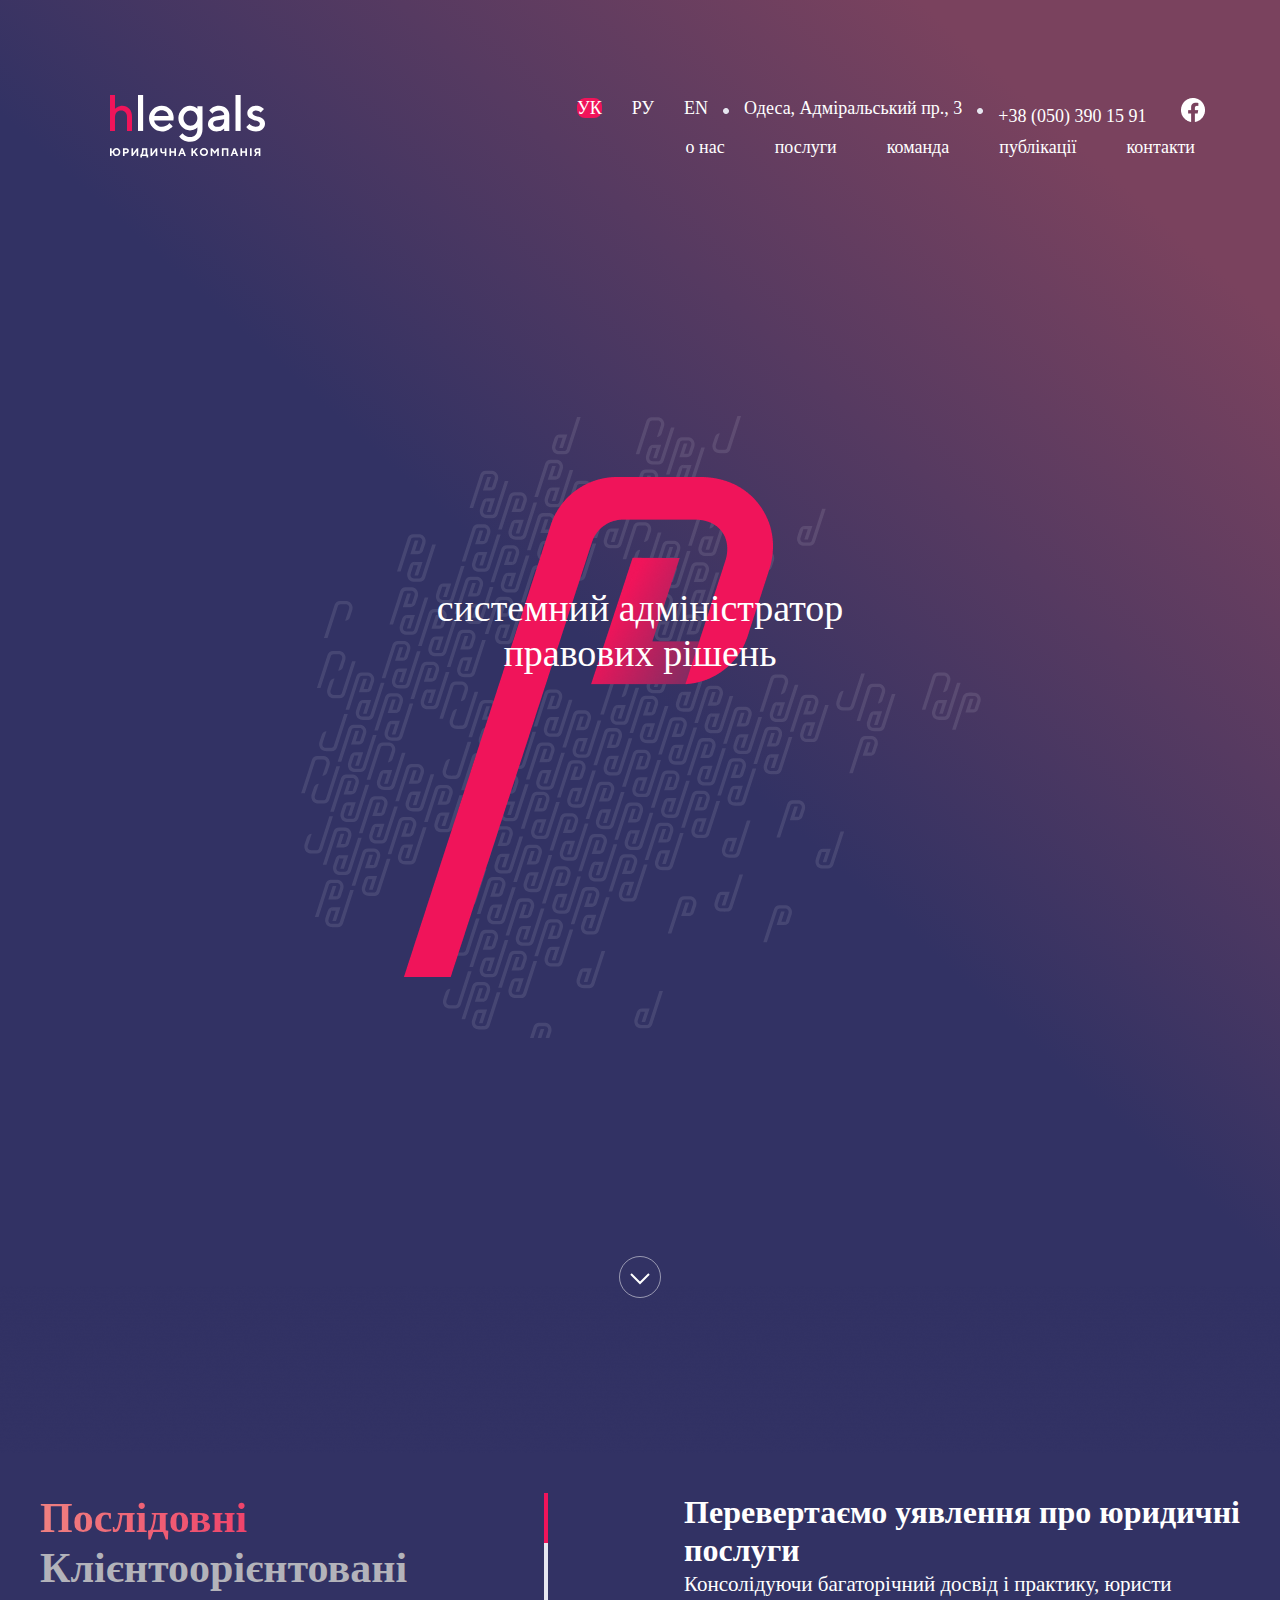
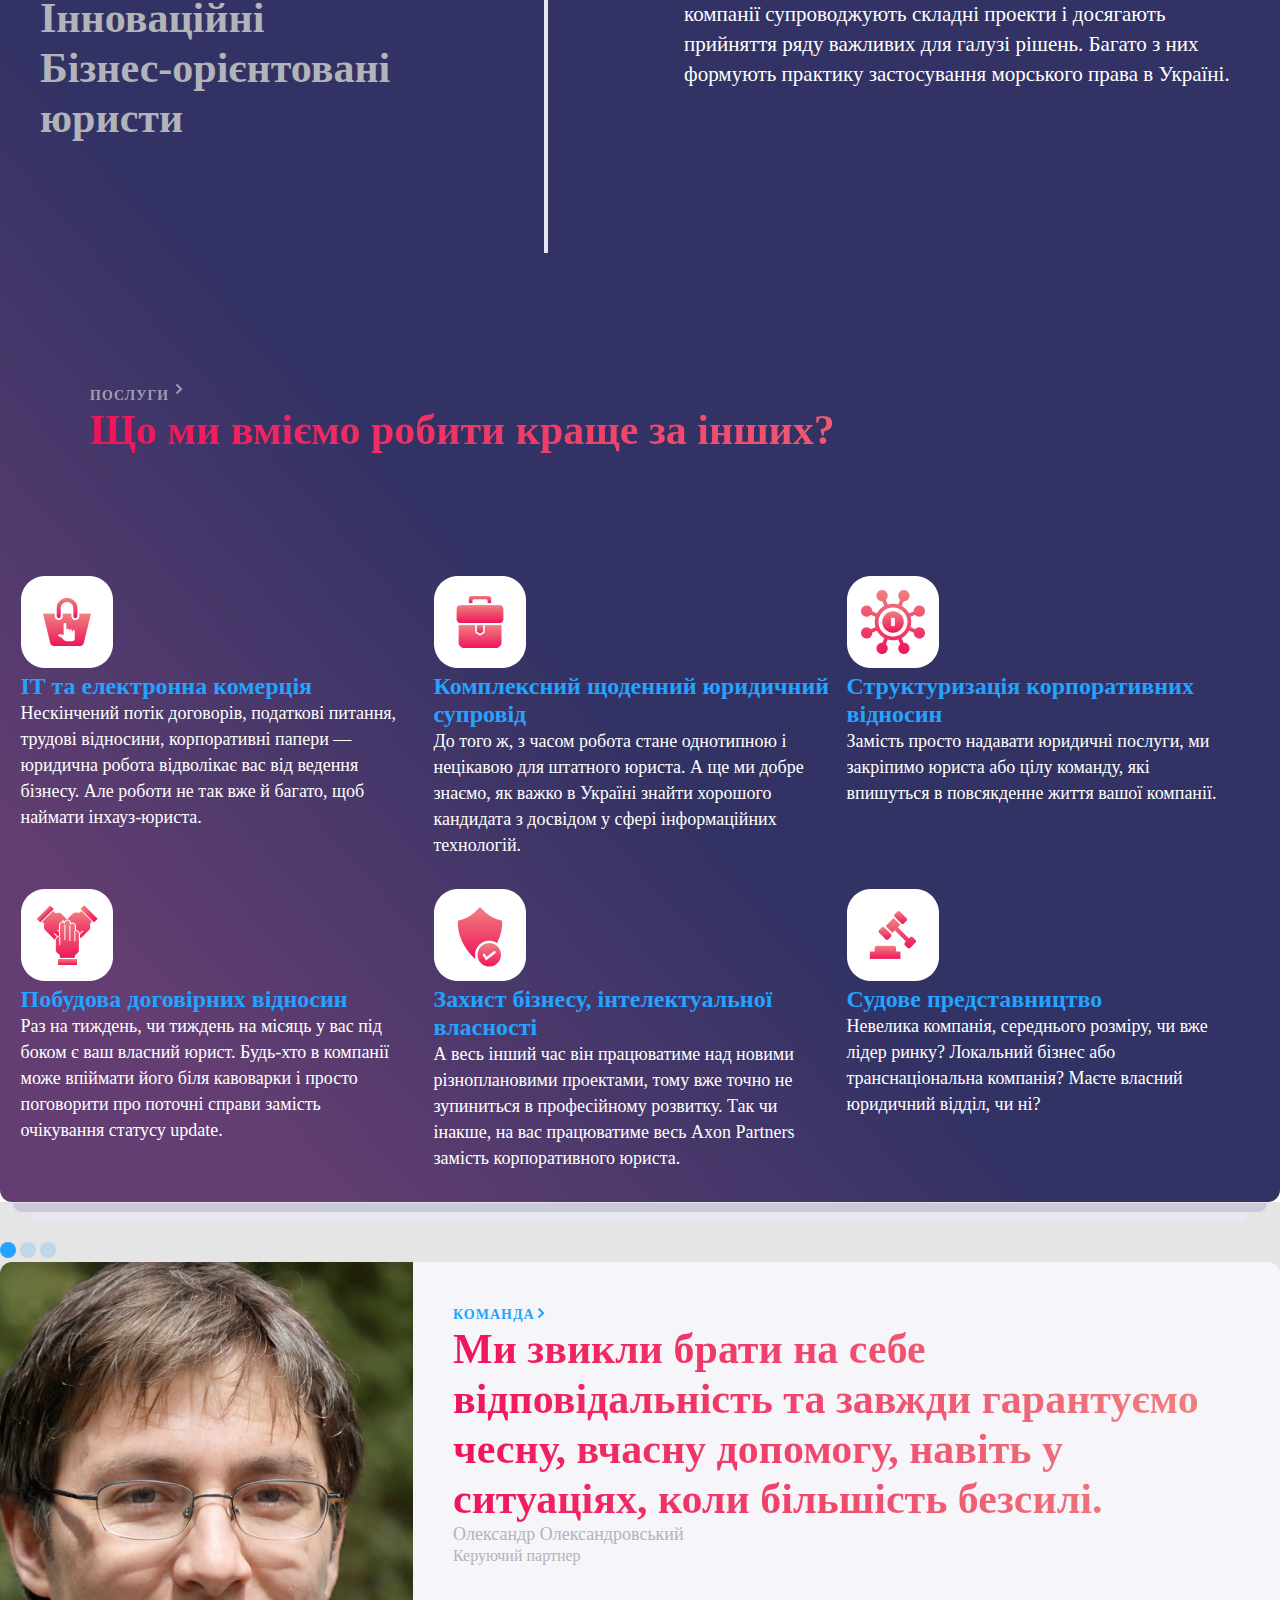
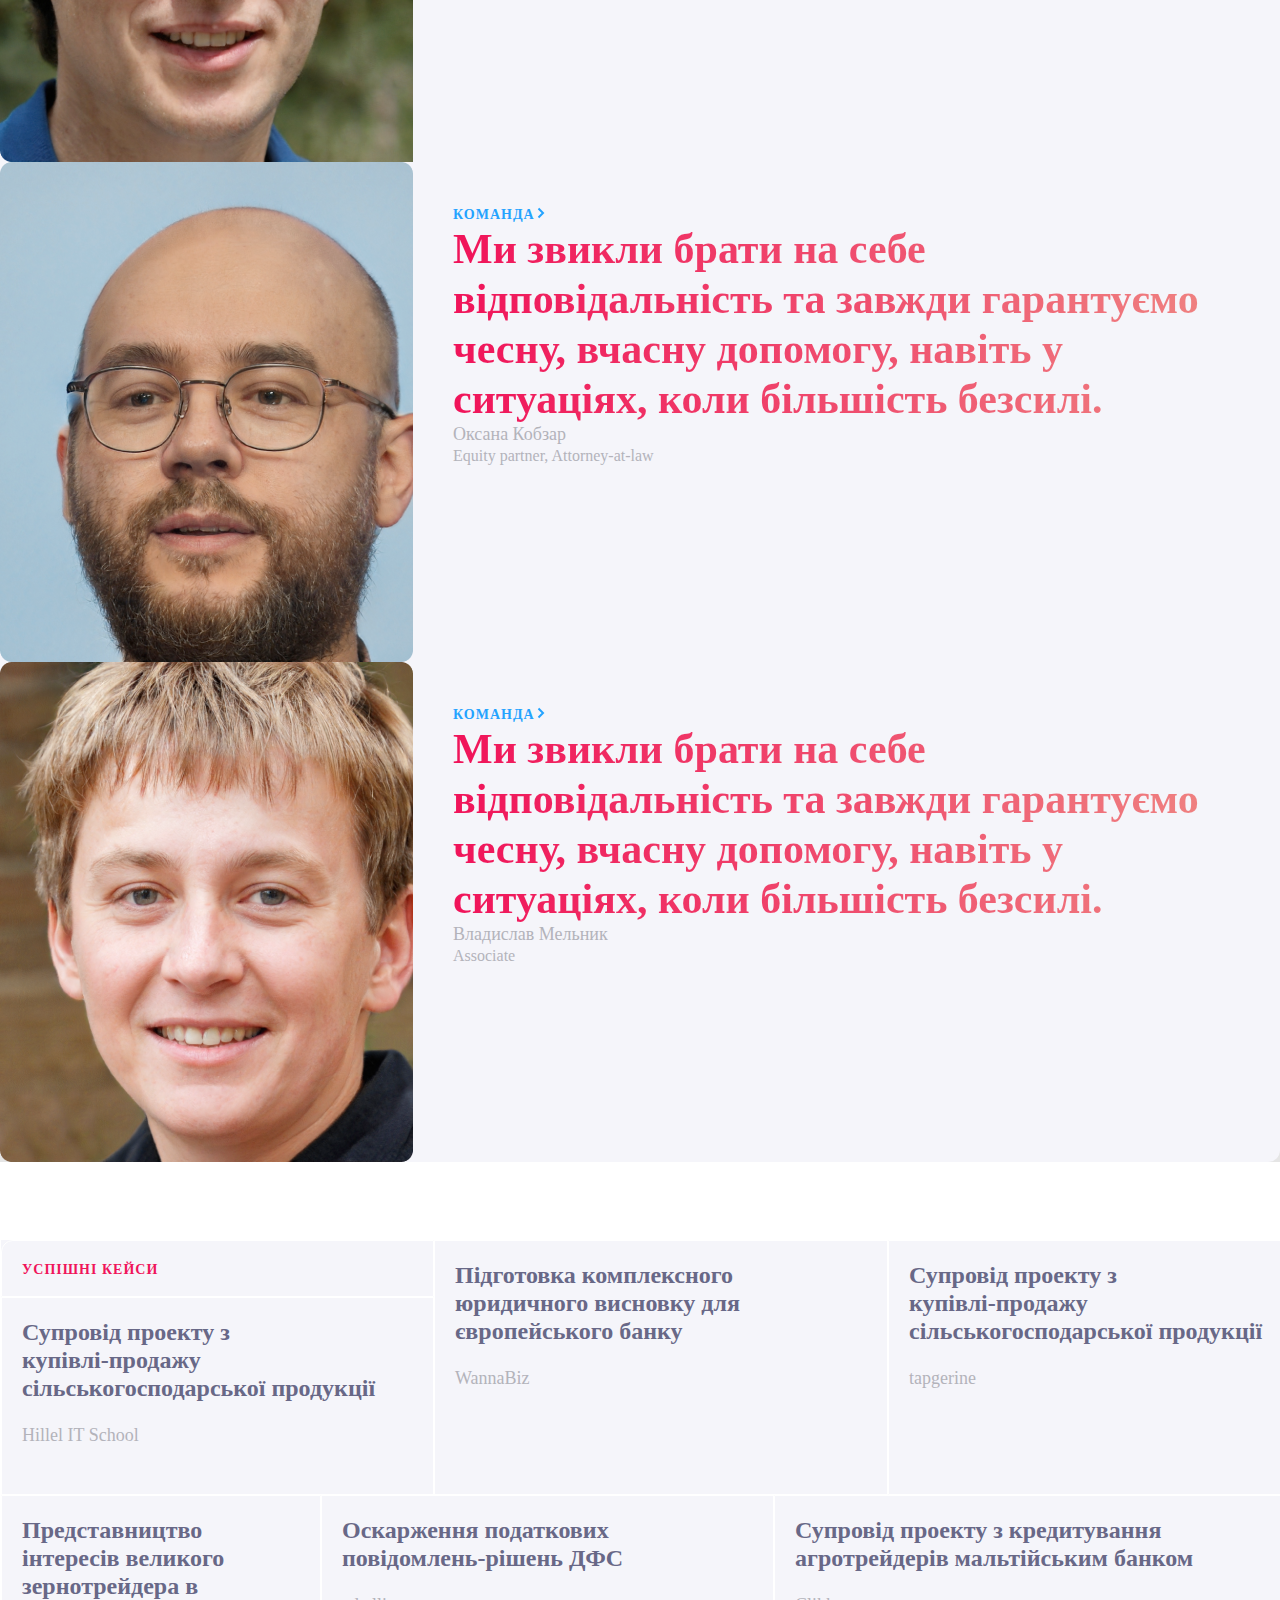
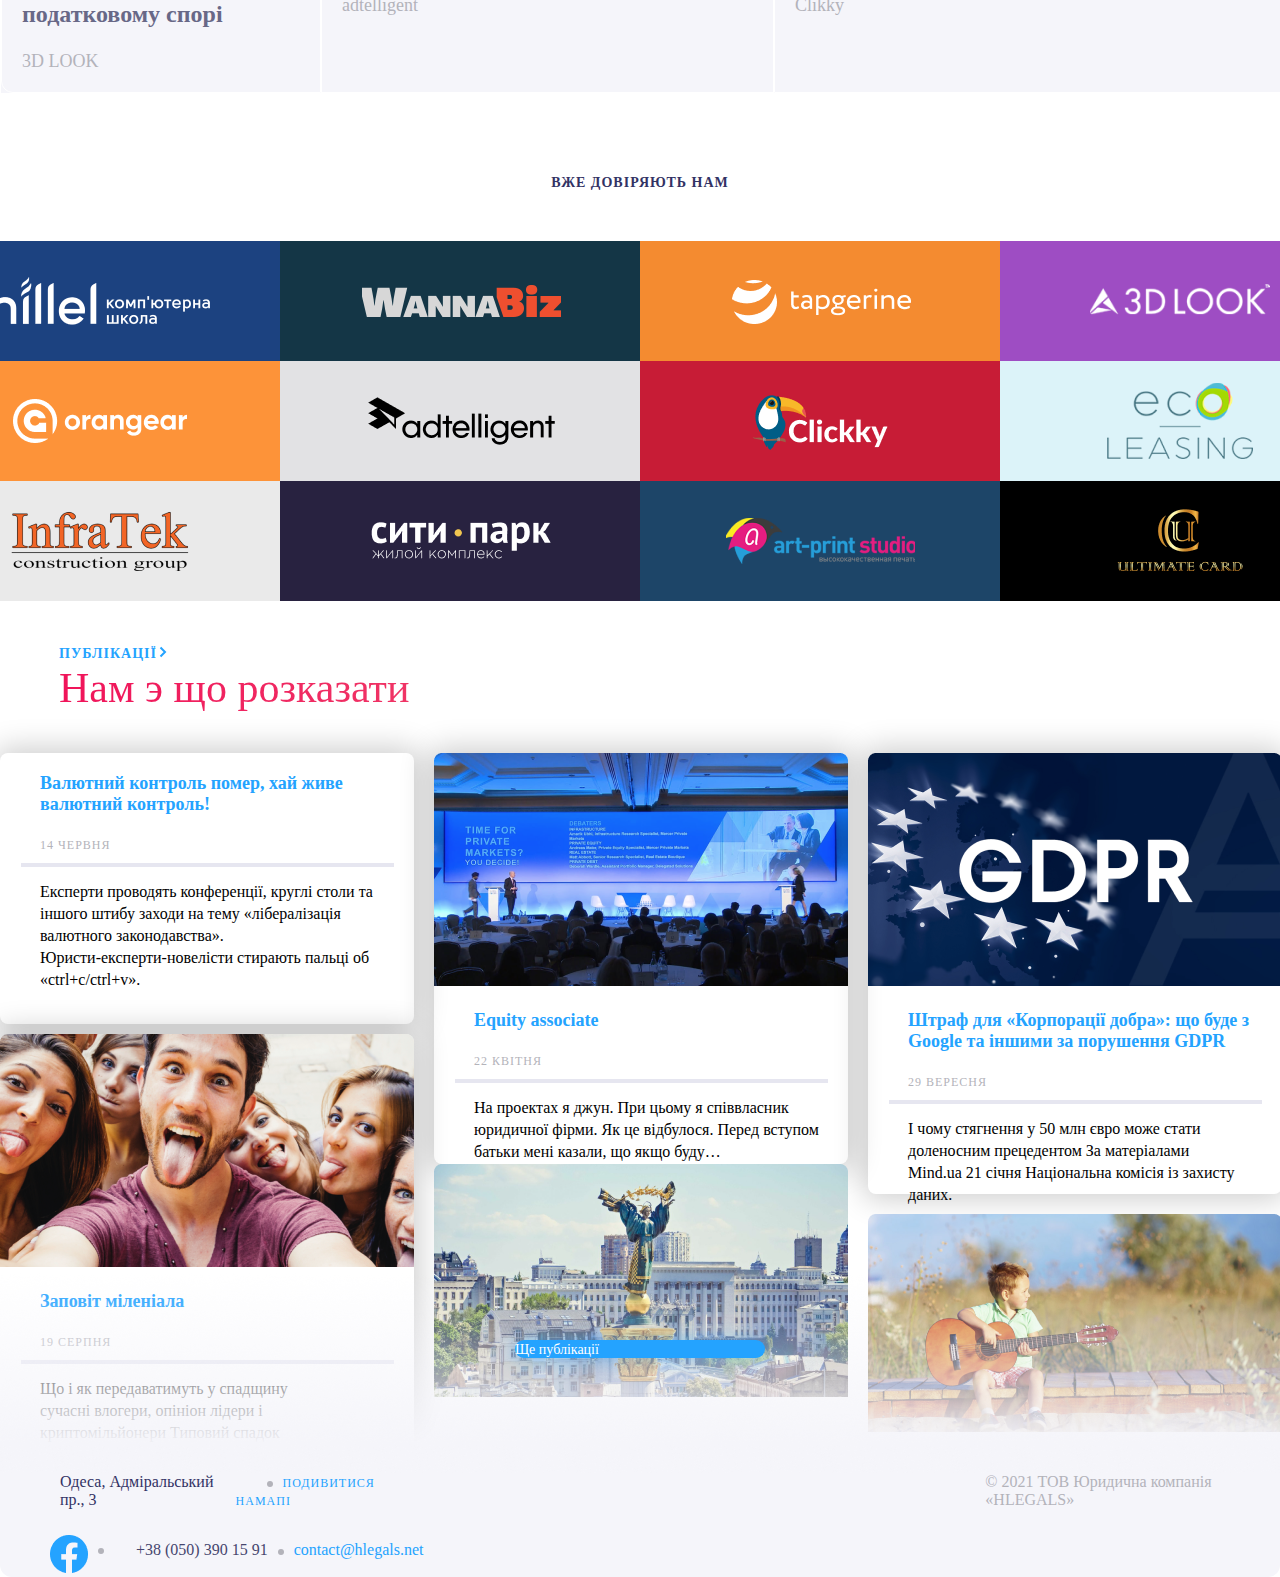
<file: index.html>
<!DOCTYPE html>
<html lang="en">

<head>
    <meta charset="UTF-8">
    <meta http-equiv="X-UA-Compatible" content="IE=edge">
    <meta name="viewport" content="width=device-width, initial-scale=1.0">
    <title>Exam</title>
    <link rel="stylesheet" href="https://cdnjs.cloudflare.com/ajax/libs/font-awesome/6.4.0/css/all.min.css"
        integrity="sha512-iecdLmaskl7CVkqkXNQ/ZH/XLlvWZOJyj7Yy7tcenmpD1ypASozpmT/E0iPtmFIB46ZmdtAc9eNBvH0H/ZpiBw=="
        crossorigin="anonymous" referrerpolicy="no-referrer" />
    <link href="https://cdn.jsdelivr.net/npm/bootstrap@5.0.2/dist/css/bootstrap.min.css" rel="stylesheet"
        integrity="sha384-EVSTQN3/azprG1Anm3QDgpJLIm9Nao0Yz1ztcQTwFspd3yD65VohhpuuCOmLASjC" crossorigin="anonymous">
    <script src="https://cdn.jsdelivr.net/npm/bootstrap@5.0.2/dist/js/bootstrap.bundle.min.js"
        integrity="sha384-MrcW6ZMFYlzcLA8Nl+NtUVF0sA7MsXsP1UyJoMp4YLEuNSfAP+JcXn/tWtIaxVXM"
        crossorigin="anonymous"></script>
    <link rel="stylesheet" href="./style/style.css">
    <link rel="stylesheet" href="./style/media.css">
    <script defer src="./script/main.js"></script>
</head>

<body>

    <section class="first-section">
        <div class="container">
            <header>
                <div class="head">
                    <div class="logo"><a href="./index.html"><img src="./images/Logo Min.svg" alt="logo-min"></a></div>
                    <div class="wrap-lang">
                        <div class="menu-lang">
                            <li class="language-active"><a href="#">УК</a></li>
                            <li class="language"><a href="#">РУ</a></li>
                            <li class="language"><a href="#">EN</a></li>
                        </div>
                        <div class="item-numb">
                            <li class="item"><img src="./images/separator.png" alt="separator"><a href="#">Одеса,
                                    Адміральський пр., 3</a><img src="./images/separator.png" alt="separator"></li>
                            <li class="item"><a href="tel:+38 (050) 390 15 91">+38 (050) 390 15 91 </a><a class="face"
                                    href="https://www.facebook.com"><img src="./images/Facebook.png" alt="facebook"></a></li>
                        </div>
                    </div>
                    <nav class="wrap-nav">
                        <div class="burger">
                            <div class="burger-line"></div>
                            <div class="burger-line"></div>
                            <div class="burger-line"></div>
                        </div>
                        <ul class="menu active">
                            <li class="nav-item"><a href="./pages/about.html">о нас</a></li>
                            <li class="nav-item"><a href="./pages/services.html">послуги</a></li>
                            <li class="nav-item"><a href="./pages/team.html">команда</a></li>
                            <li class="nav-item"><a href="#">публікації</a></li>
                            <li class="nav-item"><a href="./pages/contact.html">контакти</a></li>
                        </ul>
                    </nav>
                </div>
            </header>
            <p class="text">системний адміністратор <br>правових рішень</p>
            <div class="scroll">
                <a href="#"><img src="./images/Scroll down.svg" alt="scroll"></a>
            </div>
        </div>
    </section>
    <section class="second-section">
        <div class="container">
            <div class="experience">
                <div class="exp-menu">
                    <h2 class="exp-active"><a href="#">Послідовні</a></h2>
                    <h2 class="exp"><a href="#"> Клієнтоорієнтовані</a></h2>
                    <h2 class="exp"><a href="#"> Інноваційні</a></h2>
                    <h2 class="exp"><a href="#">Бізнес-орієнтовані<br>юристи</a></h2>
                </div>
                <div class="selector"><img src="./images/selector.svg" alt="selector"></div>
                <div class="introduction">
                    <h1 class="intro-h1">Перевертаємо уявлення про юридичні <br> послуги</h1>
                    <p class="intro-p">Консолідуючи багаторічний досвід і практику, юристи <br> компанії супроводжують
                        складні проекти і досягають <br> прийняття ряду важливих для галузі рішень. Багато з них <br>
                        формують практику застосування морського права в Україні.</p>
                </div>
            </div>
            <div class="paginat"><img src="./images/paginat.svg" alt="paginat"></div>
            <div class="headin">
                <h3 class="head1"><a href="./pages/services.html">послуги</a><img src="./images/Vector 2.svg"
                        alt="vector"></h3>
                <h3 class="head2">Що ми вміємо робити краще за інших?</h3>
            </div>
            <div class="services">
                <div class="service-menu">
                    <img src="./images/Icon1.png" alt="Icon1">
                    <h3 class="icon"><a href="./pages/service page.html">IT та електронна комерція</a></h3>
                    <p>Нескінчений потік договорів, податкові питання,<br> трудові відносини, корпоративні папери —
                        <br>
                        юридична робота відволікає вас від ведення <br> бізнесу. Але роботи не так вже й багато, щоб
                        <br>
                        наймати інхауз-юриста.
                    </p>
                </div>
                <div class="service-menu">
                    <img src="./images/Icon2.png" alt="Icon2">
                    <h3 class="icon"><a href="./pages/service page.html">Комплексний щоденний юридичний супровід</a>
                    </h3>
                    <p>До того ж, з часом робота стане однотипною і <br> нецікавою для штатного юриста. А ще ми
                        добре
                        <br>
                        знаємо, як важко в Україні знайти хорошого <br> кандидата з досвідом у сфері інформаційних
                        <br>
                        технологій.
                    </p>
                </div>
                <div class="service-menu">
                    <img src="./images/Icon3.png" alt="Icon3">
                    <h3 class="icon"><a href="./pages/service page.html">Структуризація корпоративних відносин</a></h3>
                    <p>Замість просто надавати юридичні послуги, ми <br> закріпимо юриста або цілу команду, які <br>
                        впишуться в повсякденне життя вашої компанії. </p>
                </div>
                <div class="service-menu">
                    <img src="./images/Icon4.png" alt="Icon4">
                    <h3 class="icon"><a href="./pages/service page.html">Побудовa договірних відносин</a></h3>
                    <p>Раз на тиждень, чи тиждень на місяць у вас під <br> боком є ваш власний юрист. Будь-хто в
                        компанії
                        <br> може впіймати його біля кавоварки і просто <br> поговорити про поточні справи замість
                        <br>
                        очікування статусу update.
                    </p>
                </div>
                <div class="service-menu">
                    <img src="./images/Icon5.png" alt="Icon5">
                    <h3 class="icon"><a href="./pages/service page.html">Захист бізнесу, інтелектуальної власності</a>
                    </h3>
                    <p>А весь інший час він працюватиме над новими <br> різноплановими проектами, тому вже точно не
                        <br>
                        зупиниться в професійному розвитку. Так чи <br> інакше, на вас працюватиме весь Axon
                        Partners
                        <br>
                        замість корпоративного юриста.
                    </p>
                </div>
                <div class="service-menu">
                    <img src="./images/Icon6.png" alt="Icon6">
                    <h3 class="icon"><a href="./pages/service page.html">Судове представництво</a></h3>
                    <p>Невелика компанія, середнього розміру, чи вже <br> лідер ринку? Локальний бізнес або <br>
                        транснаціональна компанія? Маєте власний <br> юридичний відділ, чи ні?</p>
                </div>
            </div>
        </div>
    </section>
    <section class="third-section">
        <div class="container">
            <div id="carouselExampleIndicators" class="carousel slide" data-bs-ride="carousel">
                <div class="carousel-indicators">
                    <button type="button" data-bs-target="#carouselExampleIndicators" data-bs-slide-to="0"
                        class="active" aria-current="true" aria-label="Slide 1"></button>
                    <button type="button" data-bs-target="#carouselExampleIndicators" data-bs-slide-to="1"
                        aria-label="Slide 2"></button>
                    <button type="button" data-bs-target="#carouselExampleIndicators" data-bs-slide-to="2"
                        aria-label="Slide 3"></button>
                </div>
                <div class="carousel-inner">
                    <div class="carousel-item active">
                        <div class="texting">
                            <img src="./images/man1.png" class="d-block w-20" alt="man1">
                            <div class="heading">
                                <h3><a href="./pages/team.html">Команда</a><img src="./images/Liink arrow.svg"
                                        alt="arrow"></h3>
                                <p>Ми звикли брати на себе <br> відповідальність та завжди гарантуємо <br> чесну, вчасну
                                    допомогу, навіть у <br> ситуаціях, коли більшість безсилі.</p>
                                <h4>Олександр Олександровський</h4>
                                <span class="p">Керуючий партнер</span>
                            </div>
                        </div>
                    </div>
                    <div class="carousel-item">
                        <div class="texting">
                            <img src="./images/man2.png" class="d-block w-20" alt="man2">
                            <div class="heading">
                                <h3><a href="./pages/team.html">Команда</a><img src="./images/Liink arrow.svg"
                                        alt="arrow"></h3>
                                <p>Ми звикли брати на себе <br> відповідальність та завжди гарантуємо <br> чесну, вчасну
                                    допомогу, навіть у <br> ситуаціях, коли більшість безсилі.</p>
                                <h4>Оксана Кобзар</h4>
                                <span class="p">Equity partner, Attorney-at-law</span>
                            </div>
                        </div>
                    </div>
                    <div class="carousel-item">
                        <div class="texting">
                            <img src="./images/man3.png" class="d-block w-20" alt="man3">
                            <div class="heading">
                                <h3><a href="./pages/team.html">Команда</a><img src="./images/Liink arrow.svg"
                                        alt="arrow"></h3>
                                <p>Ми звикли брати на себе <br> відповідальність та завжди гарантуємо <br> чесну, вчасну
                                    допомогу, навіть у <br> ситуаціях, коли більшість безсилі.</p>
                                <h4>Владислав Мельник</h4>
                                <span class="p">Associate</span>
                            </div>
                        </div>
                    </div>
                </div>
            </div>
        </div>
    </section>
    <section class="four-section">
        <div class="container">
            <div class="wrapper">
                <div class="case1">
                    <div class="caseitem-text">
                        <h3>Успішні кейси</h3>
                    </div>
                </div>
                <div class="case2">
                    <div class="caseitem1">
                        <h3>Супровід проекту з <br> купівлі-продажу <br> сільськогосподарської продукції</h3>
                        <p>Hillel IT School</p>
                    </div>
                </div>
                <div class="case3">
                    <div class="caseitem2">
                        <h3>Представництво <br> інтересів великого <br> зернотрейдера в <br> податковому спорі</h3>
                        <p>3D LOOK</p>
                    </div>
                </div>
                <div class="case4">
                    <div class="caseitem3">
                        <h3>Оскарження податкових <br> повідомлень-рішень ДФС</h3>
                        <p>adtelligent</p>
                    </div>
                </div>
                <div class="case5">
                    <div class="caseitem4">
                        <h3>Підготовка комплексного <br> юридичного висновку для <br> європейського банку</h3>
                        <p>WannaBiz</p>
                    </div>
                </div>
                <div class="case6">
                    <div class="caseitem5">
                        <h3>Супровід проекту з кредитування <br> агротрейдерів мальтійським банком</h3>
                        <p>Clikky</p>
                    </div>
                </div>
                <div class="case7">
                    <div class="caseitem6">
                        <h3>Супровід проекту з <br> купівлі-продажу <br> сільськогосподарської продукції</h3>
                        <p>tapgerine</p>
                    </div>
                </div>

            </div>
        </div>
    </section>
    <section class="fifth section">
        <div class="container">
            <div class="clients">
                <h3>Вже довіряють нам</h3>
            </div>
            <div class="grid">
                <div class="gridclient1"><img src="./images/Hillel-Logo.png" alt="Hillel-Logo"></div>
                <div class="gridclient2"><img src="./images/wannabiz.png" alt="wannabiz"></div>
                <div class="gridclient3"><img src="./images/tapgerine.png" alt="tapgerine"></div>
                <div class="gridclient4"><img src="./images/3D look.png" alt="3D look"></div>
                <div class="gridclient5"><img src="./images/orangear.png" alt="orangear"></div>
                <div class="gridclient6"><img src="./images/adtelligent.png" alt="adtelligent"></div>
                <div class="gridclient7"><img src="./images/Clikky.png" alt="Clikky"></div>
                <div class="gridclient8"><img src="./images/ecoleasing.png" alt="ecoleasing"></div>
                <div class="gridclient9"><img src="./images/infratek.png" alt="infratek"></div>
                <div class="gridclient10"><img src="./images/sity park.png" alt="sity park"></div>
                <div class="gridclient11"><img src="./images/art print studio.png" alt="art print studio"></div>
                <div class="gridclient12"><img src="./images/ultimate card.png" alt="ultimate card"></div>
            </div>

        </div>
    </section>
    <section class="sixt-section">
        <div class="container">
            <div class="publication">
                <h3 class="public"><a href="#">Публікації</a><img src="./images/Liink arrow.svg" alt="arrow"></h3>
                <p class="public2">Нам э що розказати</p>
            </div>
            <div class="gridpublic">
                <div class="gridpubl1">
                    <h4>Валютний контроль помер, хай живе <br> валютний контроль!</h4>
                    <span>14 червня</span>
                    <div class="separator"><img src="./images/separator.svg" alt=""></div>
                    <p>Експерти проводять конференції, круглі столи та <br> іншого штибу заходи на тему «лібералізація
                        <br> валютного законодавства». <br> Юристи-експерти-новелісти стирають пальці об <br>
                        «ctrl+c/ctrl+v».
                    </p>
                </div>
                <div class="gridpubl2">
                    <img src="./images/equity asotian.png" alt="">
                    <h4>Equity associate</h4>
                    <span>22 квітня</span>
                    <div class="separator"><img src="./images/separator.svg" alt=""></div>
                    <p>На проектах я джун. При цьому я співвласник <br> юридичної фірми. Як це відбулося. Перед вступом
                        <br> батьки мені казали, що якщо буду…
                    </p>
                </div>
                <div class="gridpubl3">
                    <img src="./images/gdpr.png" alt="">
                    <h4>Штраф для «Корпорації добра»: що буде з Google та іншими за порушення GDPR</h4>
                    <span>29 вересня</span>
                    <div class="separator"><img src="./images/separator.svg" alt=""></div>
                    <p>І чому стягнення у 50 млн євро може стати <br> доленосним прецедентом За матеріалами <br> Mind.ua
                        21 січня Національна комісія із захисту <br> даних.</p>
                </div>
                <div class="gridpubl4">
                    <img src="./images/milenial.png" alt="">
                    <h4>Заповіт міленіала</h4>
                    <span>19 серпня</span>
                    <div class="separator"><img src="./images/separator.svg" alt=""></div>
                    <p>Що і як передаватимуть у спадщину <br> сучасні влогери, опініон лідери і <br> криптомільйонери
                        Типовий спадок <br> українського покоління Х виглядає <br> так: квартира у…</p>
                </div>
                <div class="gridpubl5">
                    <img src="./images/stela.png" alt="">
                </div>
                <div class="gridpubl6">
                    <img src="./images/children.png" alt="">
                </div>
            </div>
            <div class="wrap-btn">
                <div class="btn"><a href="#">Ще публікації</a></div>
            </div>
            <div class="shade"></div>
        </div>
    </section>
    <footer>
        <div class="wrap-footer">
            <div class="contacts">
                <div class="foot-map">
                    <li class="city"><a href="#">Одеса, Адміральський пр., 3</a></li>
                    <li class="dot-sep"><img src="./images/Dot separator-grey.svg" alt="dot"><a href="#">Подивитися
                            намапі</a></li>
                    <li class="copy">
                        <h2>© 2021 ТОВ Юридична компанія «HLEGALS»</h2>
                    </li>
                </div>
                <div class="facemail">
                    <li class="face-logo"><a href="https://www.facebook.com"><img src="../images/facebook-logo.png" alt="face-logo"></a></li>
                    <li class="dot-grey"><img src="./images/Dot separator-grey.svg" alt="dot-grey"></li>
                    <li class="numb"><a href="tel:+38 (050) 390 15 91">+38 (050) 390 15 91</a></li>
                    <li class="mail"><img src="./images/Dot separator-grey.svg" alt="dot-grey"><a
                            href="mailto:contact@hlegals.net">contact@hlegals.net</a></li>
                </div>
            </div>
        </div>
    </footer>
    </div>
    </div>
    </div>
    </div>
    </div>


</body>

</html>
</file>
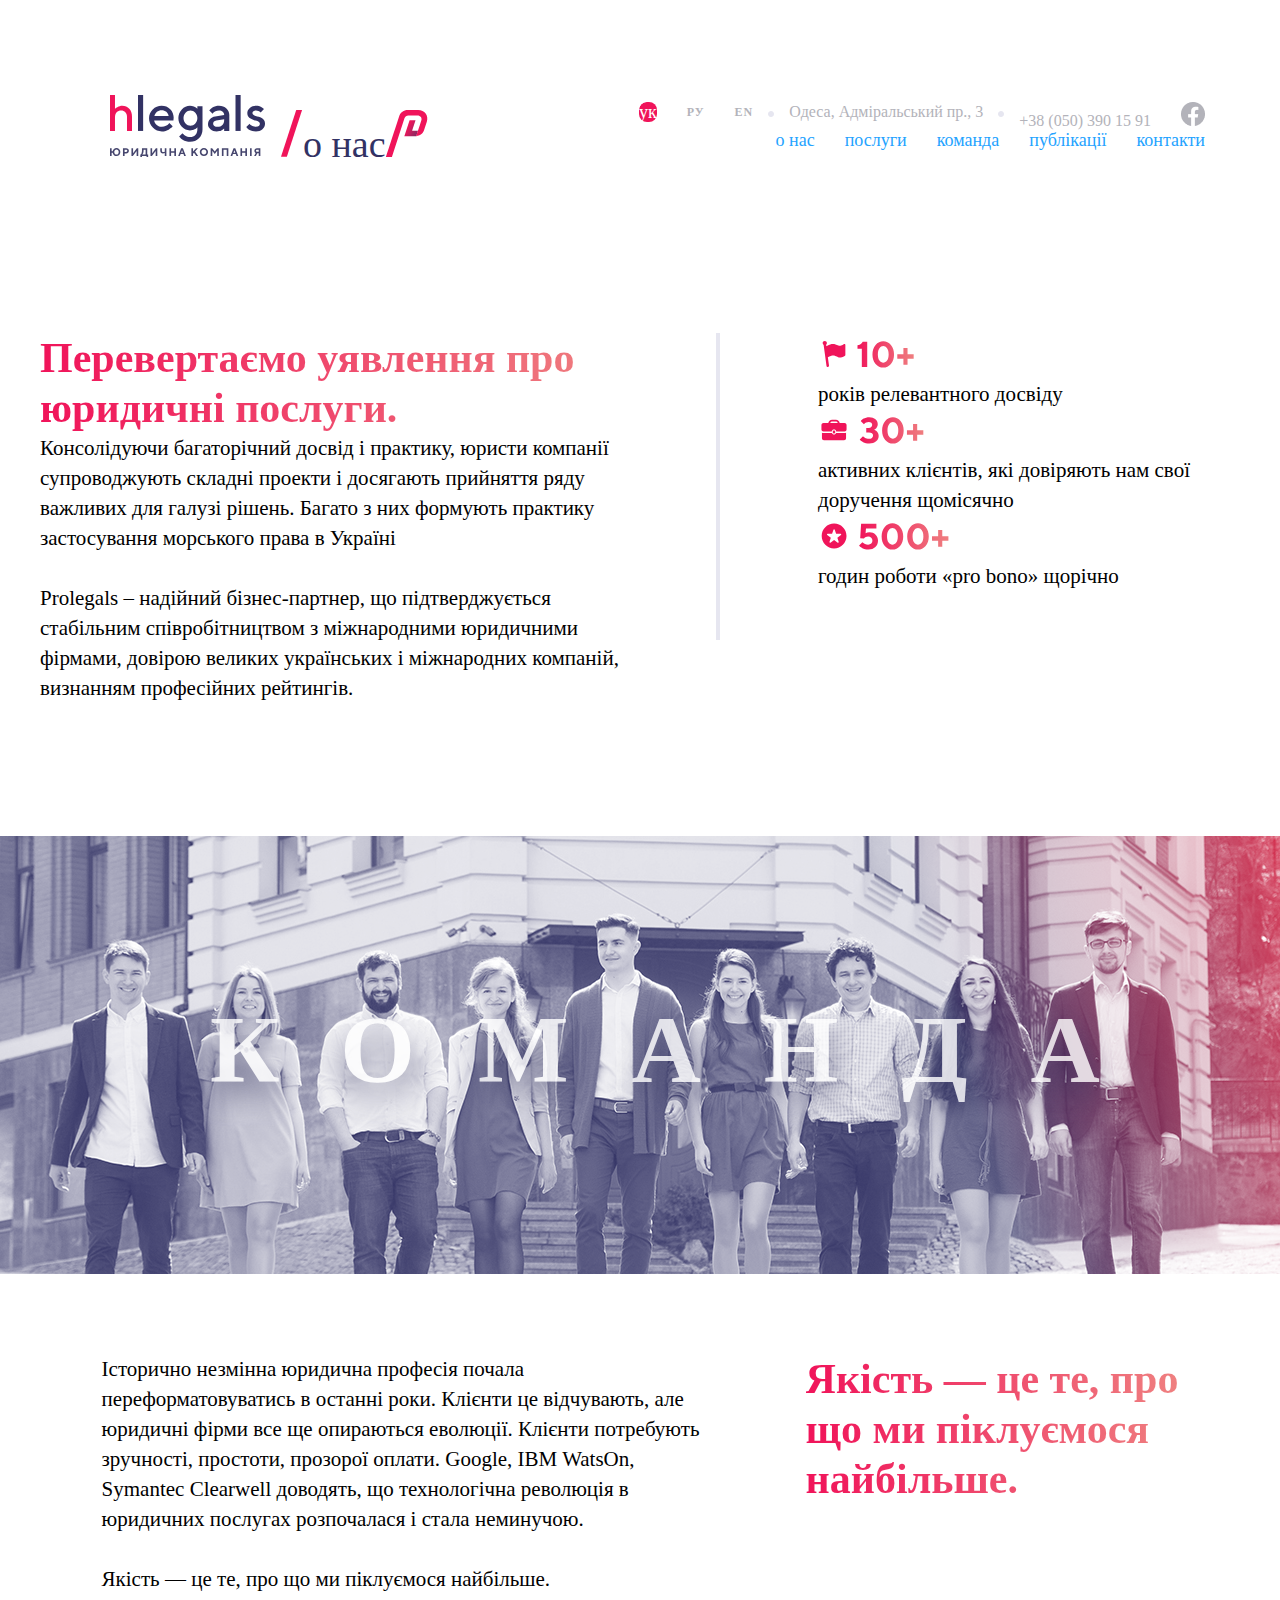
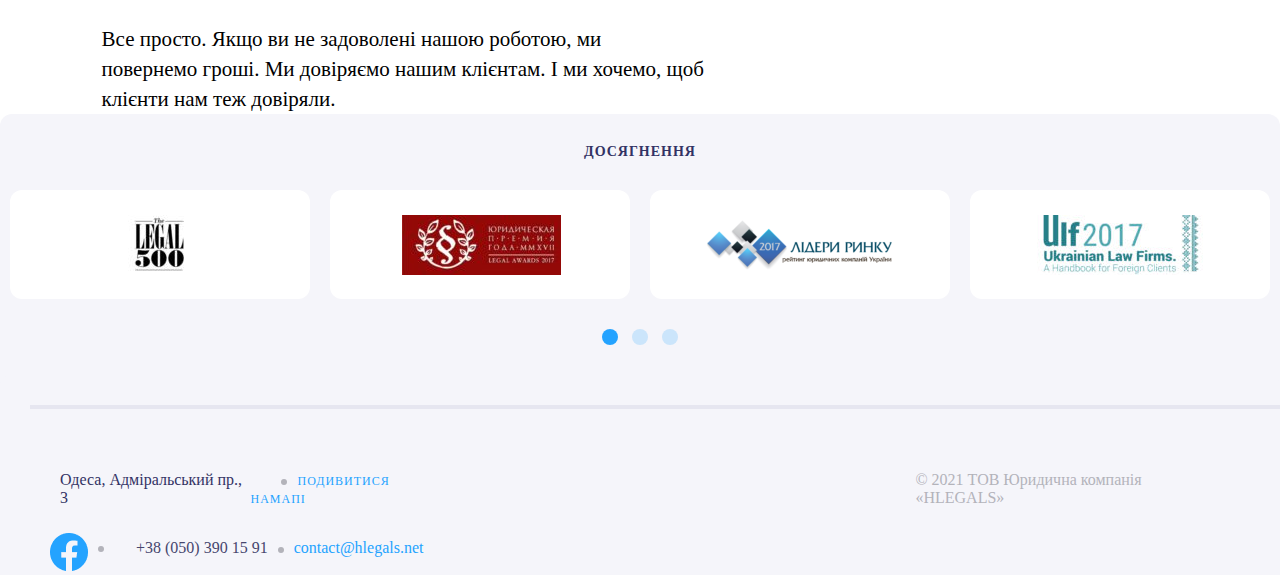
<file: pages/about.html>
<!DOCTYPE html>
<html lang="en">

<head>
    <meta charset="UTF-8">
    <meta http-equiv="X-UA-Compatible" content="IE=edge">
    <meta name="viewport" content="width=device-width, initial-scale=1.0">
    <title>О нас</title>
    <link href="https://cdn.jsdelivr.net/npm/bootstrap@5.0.2/dist/css/bootstrap.min.css" rel="stylesheet"
        integrity="sha384-EVSTQN3/azprG1Anm3QDgpJLIm9Nao0Yz1ztcQTwFspd3yD65VohhpuuCOmLASjC" crossorigin="anonymous">
    <script src="https://cdn.jsdelivr.net/npm/bootstrap@5.0.2/dist/js/bootstrap.bundle.min.js"
        integrity="sha384-MrcW6ZMFYlzcLA8Nl+NtUVF0sA7MsXsP1UyJoMp4YLEuNSfAP+JcXn/tWtIaxVXM"
        crossorigin="anonymous"></script>
    <link rel="stylesheet" href="../style/style.css">
    <link rel="stylesheet" href="../style/media.css">

</head>


<body>

    <section class="about-section">
        <div class="container">
            <header>
                <div class="head">
                    <div class="about-logo"><a href="../index.html"><img src="../images/Logo Min-black.svg"
                                alt="logo-min"></a><img src="../images/Slash.svg" alt="Slash"><span>о нас</span><img
                            src="../images/Symbol Slash.svg" alt=""></div>
                    <ul class="wrap-lang">
                        <div class="menu-lang">
                            <li class="language-active"><a href="#">ук</a></li>
                            <li class="about-language1"><a href="#">ру</a></li>
                            <li class="about-language1"><a href="#">en</a></li>
                        </div>
                        <div class="about">
                            <li class="item"><img src="../images/separator.png" alt="separator"><a href="#">Одеса,
                                    Адміральський пр., 3</a><img src="../images/separator.png" alt="separator"></li>
                            <li class="item"><a href="tel:+38 (050) 390 15 91">+38 (050) 390 15 91</a><a href="https://www.facebook.com"><img
                                        src="../images/facebookgrey.png" alt="facebook"></a></li>
                        </div>

                    </ul>
                    <nav class="about-wrap-nav">
                        <li class="nav"><a href="../pages/about.html">о нас</a></li>
                        <li class="nav"><a href="../pages/services.html">послуги</a></li>
                        <li class="nav"><a href="../pages/team.html">команда</a></li>
                        <li class="nav"><a href="#">публікації</a></li>
                        <li class="nav"><a href="../pages/contact.html">контакти</a></li>
                    </nav>
                </div>
                <div class="about-introduction">
                    <div class="about-introduction-text">
                        <h3>Перевертаємо уявлення про <br> юридичні послуги.</h3>
                        <p>Консолідуючи багаторічний досвід і практику, юристи компанії <br> супроводжують складні
                            проекти і
                            досягають прийняття ряду <br> важливих для галузі рішень. Багато з них формують практику
                            <br> застосування
                            морського права в Україні <br><br> Prolegals – надійний бізнес-партнер, що підтверджується
                            <br> стабільним співробітництвом з
                            міжнародними юридичними <br> фірмами, довірою великих українських і міжнародних компаній,
                            <br> визнанням
                            професійних рейтингів.
                        </p>
                    </div>
                    <div class="separatorgrey"><img src="../images/Separatorgrey.svg" alt="separatorgrey"></div>
                    <div class="about-advantages">
                        <li class="advant"><img src="../images/10+.svg" alt="10+">
                            <p>років релевантного досвіду</p>
                        </li>
                        <li class="advant"><img src="../images/30+.svg" alt="30+">
                            <p>активних клієнтів, які довіряють нам свої <br> доручення щомісячно</p>
                        </li>
                        <li class="advant"><img src="../images/500+.svg" alt="500+">
                            <p>годин роботи «pro bono» щорічно</p>
                        </li>
                    </div>
                </div>
                <div class="photo-text">
                    <h2>Команда</h2>
                </div>
                <div class="about-photo">
                    <img src="../images/comand.png" alt="comand">
                </div>
                <div class="about-more-text">
                    <p>Історично незмінна юридична професія почала <br> переформатовуватись в останні роки. Клієнти це
                        відчувають, але <br> юридичні фірми все ще опираються еволюції. Клієнти потребують <br>
                        зручності, простоти, прозорої оплати. Google, IBM WatsОn,<br> Symantec Clearwell доводять, що
                        технологічна революція в <br> юридичних послугах розпочалася і стала неминучою.<br>
                        <br> Якість — це те, про що ми піклуємося найбільше.<br><br>
                        Все просто. Якщо ви не задоволені нашою роботою, ми <br> повернемо гроші. Ми довіряємо нашим
                        клієнтам. І ми хочемо, щоб <br> клієнти нам теж довіряли.
                    </p>
                    <h3>Якість — це те, про <br> що ми піклуємося <br> найбільше.</h3>
                </div>
        </div>
    </section>
    <section class="second-about">
        <div class="container">
            <div class="wrap-achievments">
                <div class="achievment">
                    <h3>Досягнення</h3>
                </div>
            </div>
            <div class="wrap-achievm">
                <div class="achiev-item1"><img src="../images/legal 500.png" alt="500"></div>
                <div class="achiev-item2"><img src="../images/legal awards.png" alt="awards"></div>
                <div class="achiev-item3"><img src="../images/liders.png" alt="liders"></div>
                <div class="achiev-item4"><img src="../images/ulf 2017.png" alt="ulf"></div>
            </div>
            <div class="wrap-pagination"><img src="../images/Pagination.svg" alt="pagination"></div>
            <footer>
                <div class="about-wrap-footer">
                    <div class="about-separator-grey"><img src="../images/Separatorfoot.svg" alt="separator-foot"></div>
                    <div class="contacts">
                        <div class="foot-map">
                            <li class="city"><a href="#">Одеса, Адміральський пр., 3</a></li>
                            <li class="dot-sep"><img src="../images/Dot separator-grey.svg" alt="dot"><a
                                    href="#">Подивитися намапі</a></li>
                            <li class="about-copy">
                                <h2>© 2021 ТОВ Юридична компанія «HLEGALS»</h2>
                            </li>
                        </div>
                        <div class="facemail">
                            <li class="face-logo"><a href="https://www.facebook.com"><img src="../images/facebook-logo.png"
                                        alt="face-logo"></a></li>
                            <li class="dot-grey"><img src="../images/Dot separator-grey.svg" alt="dot-grey"></li>
                            <li class="numb"><a href="tel:+38 (050) 390 15 91">+38 (050) 390 15 91</a></li>
                            <li class="mail"><img src="../images/Dot separator-grey.svg" alt="dot-grey"><a
                                    href="mailto:contact@hlegals.net">contact@hlegals.net</a></li>
                        </div>
                    </div>
                </div>
            </footer>
        </div>
    </section>

</body>
</file>
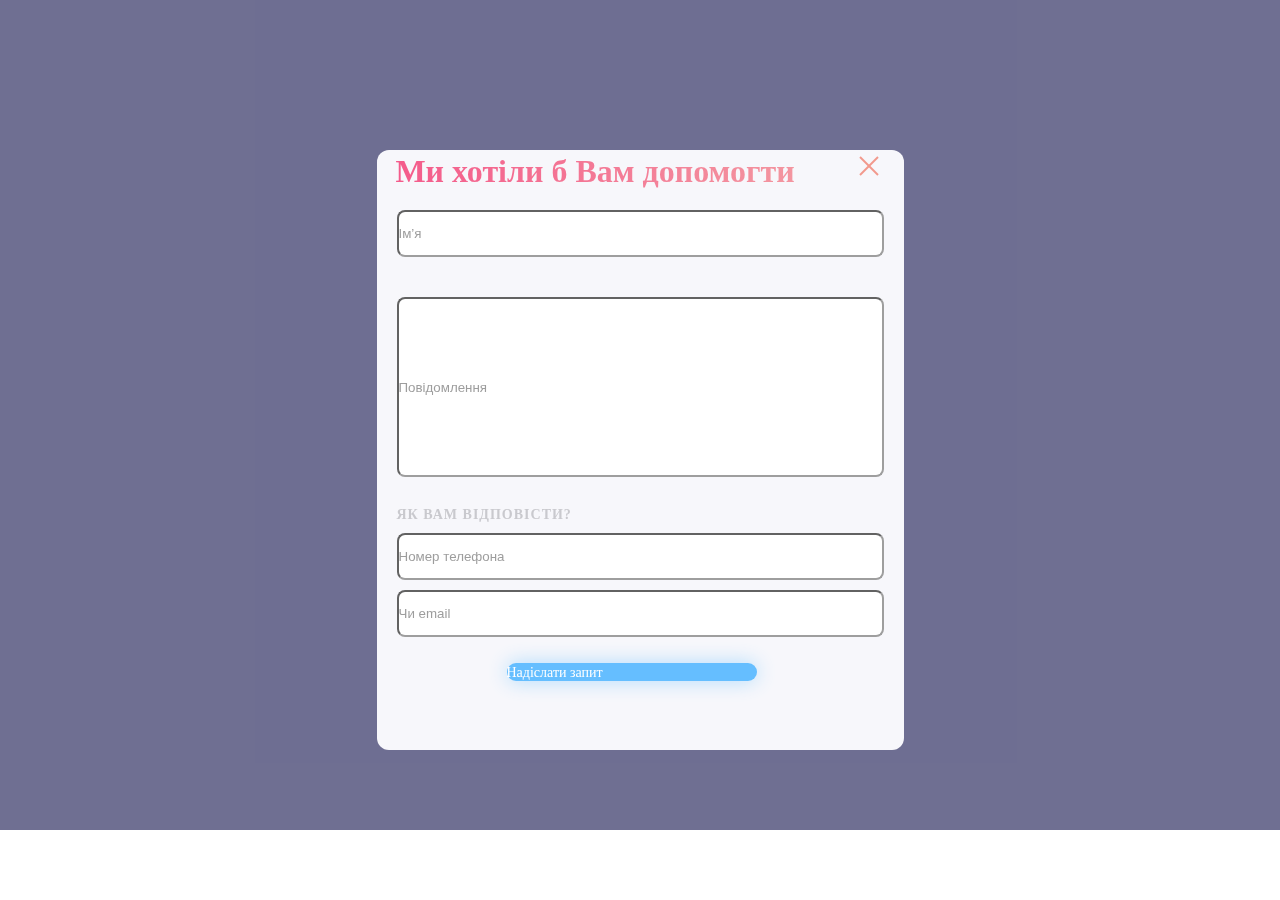
<file: pages/contact popup.html>
<!DOCTYPE html>
<html lang="en">

<head>
    <meta charset="UTF-8">
    <meta http-equiv="X-UA-Compatible" content="IE=edge">
    <meta name="viewport" content="width=device-width, initial-scale=1.0">
    <title>Форма заполнения</title>
    <link rel="stylesheet" href="https://cdnjs.cloudflare.com/ajax/libs/font-awesome/6.4.0/css/all.min.css"
        integrity="sha512-iecdLmaskl7CVkqkXNQ/ZH/XLlvWZOJyj7Yy7tcenmpD1ypASozpmT/E0iPtmFIB46ZmdtAc9eNBvH0H/ZpiBw=="
        crossorigin="anonymous" referrerpolicy="no-referrer" />
    <link href="https://cdn.jsdelivr.net/npm/bootstrap@5.0.2/dist/css/bootstrap.min.css" rel="stylesheet"
        integrity="sha384-EVSTQN3/azprG1Anm3QDgpJLIm9Nao0Yz1ztcQTwFspd3yD65VohhpuuCOmLASjC" crossorigin="anonymous">
    <script src="https://cdn.jsdelivr.net/npm/bootstrap@5.0.2/dist/js/bootstrap.bundle.min.js"
        integrity="sha384-MrcW6ZMFYlzcLA8Nl+NtUVF0sA7MsXsP1UyJoMp4YLEuNSfAP+JcXn/tWtIaxVXM"
        crossorigin="anonymous"></script>
    <link rel="stylesheet" href="../style/style.css">
    <link rel="stylesheet" href="../style/media.css">
</head>

<body>

    <div class="center">
        <div class="container">
            <div class="wrap-popup">
                <div class="forms">
                    <form action="#">
                        <div class="h2text">
                            <h2>Ми хотіли б Вам допомогти <a href="#"><img src="../images/Close.svg" alt="close"></a></h2>
                        </div>
                        <div class="data-name">
                            <input type="text" placeholder="Iм’я" required>
    
                        </div>
                        <div class="data-message">
                            <input type="text" placeholder="Повідомлення">
    
                        </div>
                        <div class="h3text">
                            <h3>Як вам відповісти?</h3>
                        </div>
                        <div class="data-number">
                            <input type="text" placeholder="Номер телефона" required>
    
                        </div>
                        <div class="data-mail">
                            <input type="email" placeholder="Чи email" required>
    
                        </div>
                        <div class="btn">
                            <div class="send"><a href="../index.html">Надіслати запит</a></div>
                        </div>
                    </form>
                </div>
            </div>
        </div>
    </div>




</body>
</file>
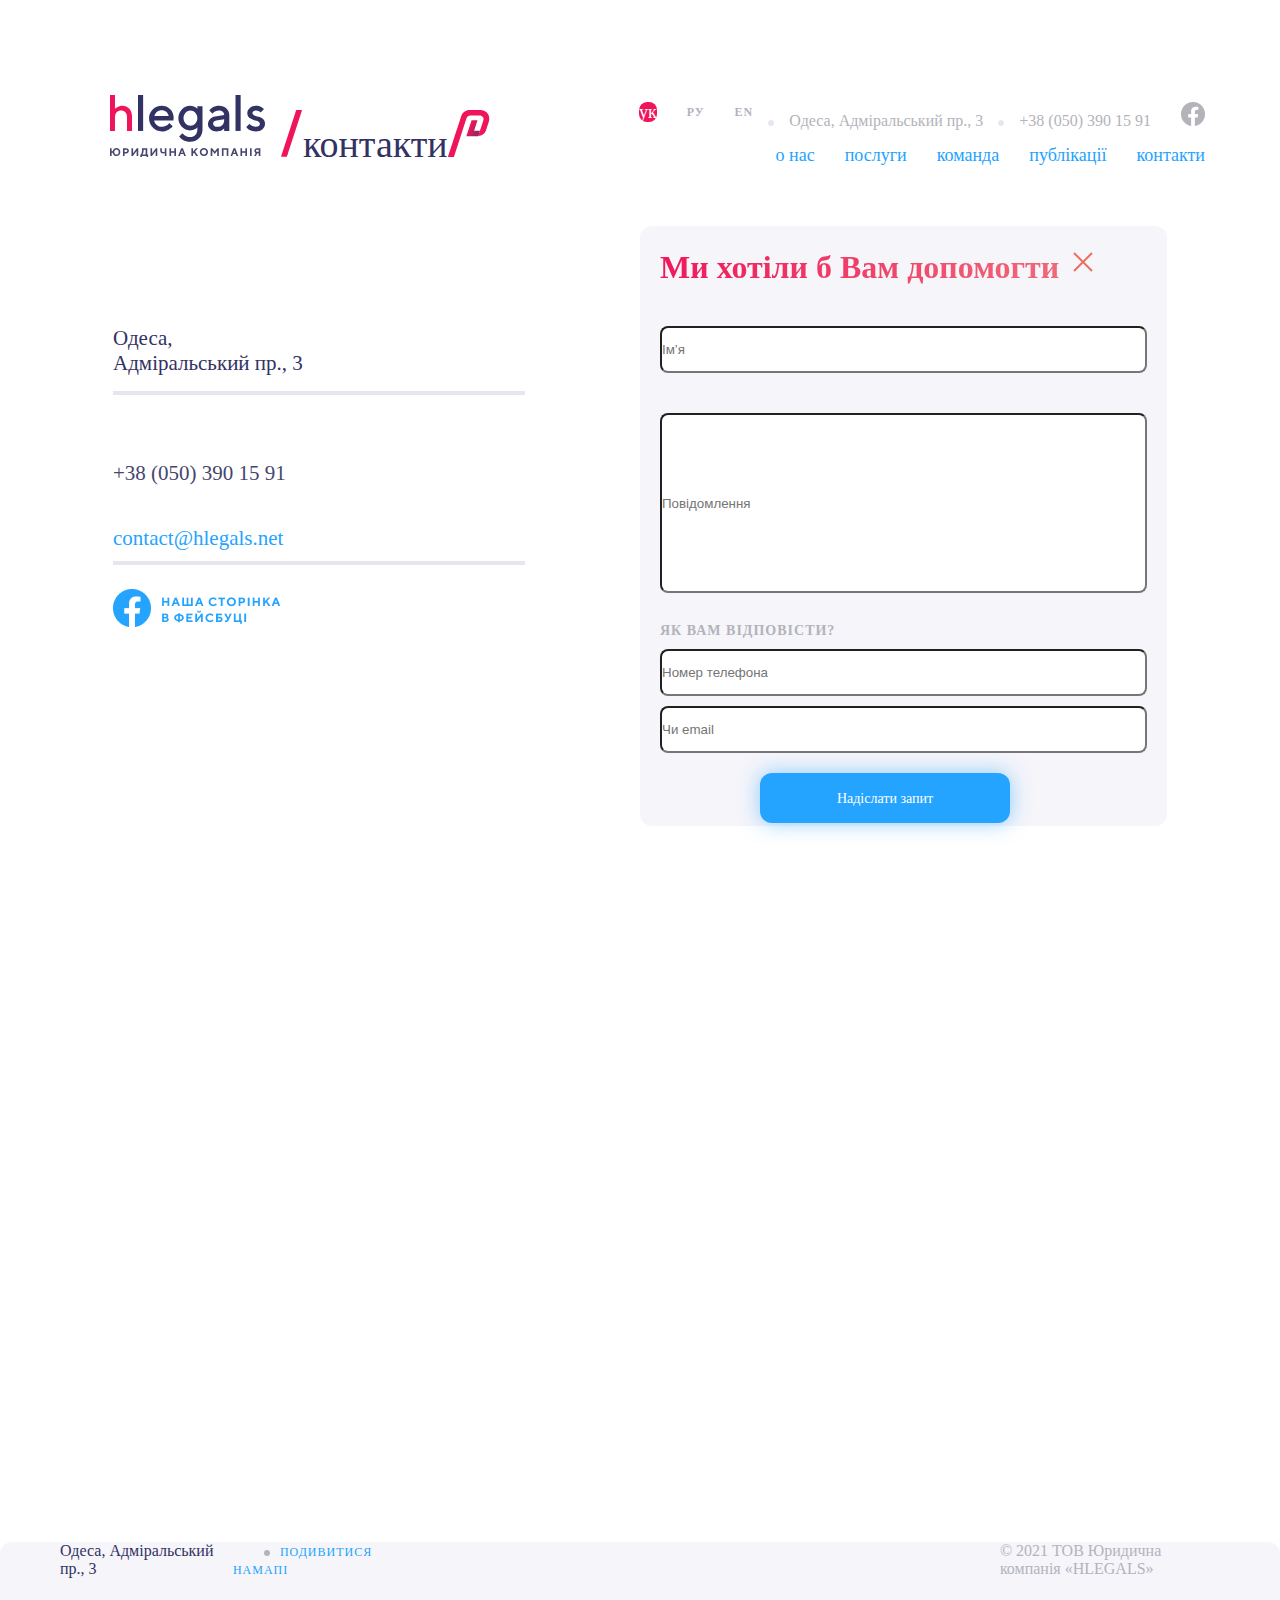
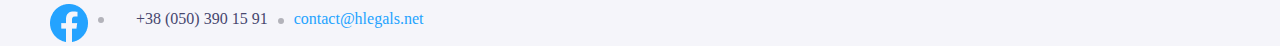
<file: pages/contact.html>
<!DOCTYPE html>
<html lang="en">

<head>
    <meta charset="UTF-8">
    <meta http-equiv="X-UA-Compatible" content="IE=edge">
    <meta name="viewport" content="width=device-width, initial-scale=1.0">
    <title>Контакты</title>
    <link rel="stylesheet" href="../style/style.css">
    <link rel="stylesheet" href="../style/media.css">
</head>
</head>

<body>
    <header>
        <div class="head">
            <div class="contact-logo"><a href="../index.html"><img src="../images/Logo Min-black.svg"
                        alt="logo-min"></a><img src="../images/Slash.svg" alt="Slash"><span>контакти</span><img
                    src="../images/Symbol Slash.svg" alt=""></div>
            <ul class="wrap-lang">
                <div class="menu-lang">
                    <li class="language-active"><a href="#">ук</a></li>
                    <li class="contact-language1"><a href="#">ру</a></li>
                    <li class="contact-language1"><a href="#">en</a></li>
                </div>
                <div class="contact">
                    <li class="item"><img src="../images/separator.png" alt="separator"><a href="#">Одеса,
                            Адміральський пр., 3</a><img src="../images/separator.png" alt="separator"><a
                            href="tel:+38 (050) 390 15 91">+38 (050) 390 15 91</a><a href="#"><img
                                src="../images/facebookgrey.png" alt="facebook"></a></li>
                </div>
            </ul>
            <nav class="contact-wrap-nav">
                <li class="nav"><a href="../pages/about.html">о нас</a></li>
                <li class="nav"><a href="../pages/services.html">послуги</a></li>
                <li class="nav"><a href="../pages/team.html">команда</a></li>
                <li class="nav"><a href="#">публікації</a></li>
                <li class="nav"><a href="#">контакти</a></li>
            </nav>
        </div>
    </header>
    <section class="section-form">
        <div class="container">
            <div class="wrap-form">
                <div class="contact-text">
                    <h4 class="texth4">Одеса,<br> Адміральський пр., 3 <img src="../images/Separator-contact.svg" alt="sep-cont"></h4>
                    <div class="numb-cont"><a href="tel:+38 (050) 390 15 91">+38 (050) 390 15 91</a></div>
                    <div class="mail-cont"><a href="mailto:contact@hlegals.net">contact@hlegals.net</a><img
                            src="../images/Separator-contact.svg" alt="sep-cont"></div>
                    <div class="our-page"><a href="https://www.facebook.com"><img src="../images/Facebook-our.png"
                                alt="facebook-our"></a></div>
                </div>
                <div class="wrap-popup">
                    <div class="wrap-forms">
                        <form action="#">
                            <div class="cont-h2text">
                                <h2>Ми хотіли б Вам допомогти <a href="#"><img src="../images/Close.svg"
                                            alt="close"></a></h2>
                            </div>
                            <div class="data-name">
                                <input type="text" placeholder="Iм’я" required>

                            </div>
                            <div class="data-message">
                                <input type="text" placeholder="Повідомлення">

                            </div>
                            <div class="h3text">
                                <h3>Як вам відповісти?</h3>
                            </div>
                            <div class="data-number">
                                <input type="text" placeholder="Номер телефона" required>

                            </div>
                            <div class="data-mail">
                                <input type="email" placeholder="Чи email" required>

                            </div>
                            <div class="cont-btn">
                                <div class="cont-send"><a href="../index.html">Надіслати запит</a></div>
                            </div>
                        </form>
                    </div>
                </div>
            </div>
        </div>
    </section>
    <section class="section-map">
        <div class="container">
            <div class="odessamap">
                <iframe
                    src="https://www.google.com/maps/embed?pb=!1m18!1m12!1m3!1d2749.6384716360635!2d30.73525918936033!3d46.43604489660686!2m3!1f0!2f0!3f0!3m2!1i1024!2i768!4f13.1!3m3!1m2!1s0x40c63396894457b7%3A0x7f6c5236cbcb70c8!2z0JDQtNC80LjRgNCw0LvRjNGB0LrQuNC5INC_0YDQvtGB0L8uLCAzLCDQntC00LXRgdGB0LAsINCe0LTQtdGB0YHQutCw0Y8g0L7QsdC70LDRgdGC0YwsIDY1MDAw!5e0!3m2!1sru!2sua!4v1680720787329!5m2!1sru!2sua"
                     style="border:0;" allowfullscreen="" loading="lazy"
                    referrerpolicy="no-referrer-when-downgrade"></iframe>
            </div>
        </div>
    </section>
    <footer>
        <div class="team-wrap-footer">
            <div class="contacts">
                <div class="foot-map">
                    <li class="city"><a href="#">Одеса, Адміральський пр., 3</a></li>
                    <li class="dot-sep"><img src="../images/Dot separator-grey.svg" alt="dot"><a href="#">Подивитися
                            намапі</a></li>
                    <li class="team-copy">
                        <h2>© 2021 ТОВ Юридична компанія «HLEGALS»</h2>
                    </li>
                </div>
                <div class="facemail">
                    <li class="face-logo"><a href="https://www.facebook.com"><img src="../images/facebook-logo.png"
                                alt="face-logo"></a>
                    </li>
                    <li class="dot-grey"><img src="../images/Dot separator-grey.svg" alt="dot-grey">
                    </li>
                    <li class="numb"><a href="tel:+38 (050) 390 15 91">+38 (050) 390 15 91</a></li>
                    <li class="mail"><img src="../images/Dot separator-grey.svg" alt="dot-grey"><a
                            href="mailto:contact@hlegals.net">contact@hlegals.net</a></li>
                </div>
            </div>
        </div>
    </footer>
</body>

</html>
</file>
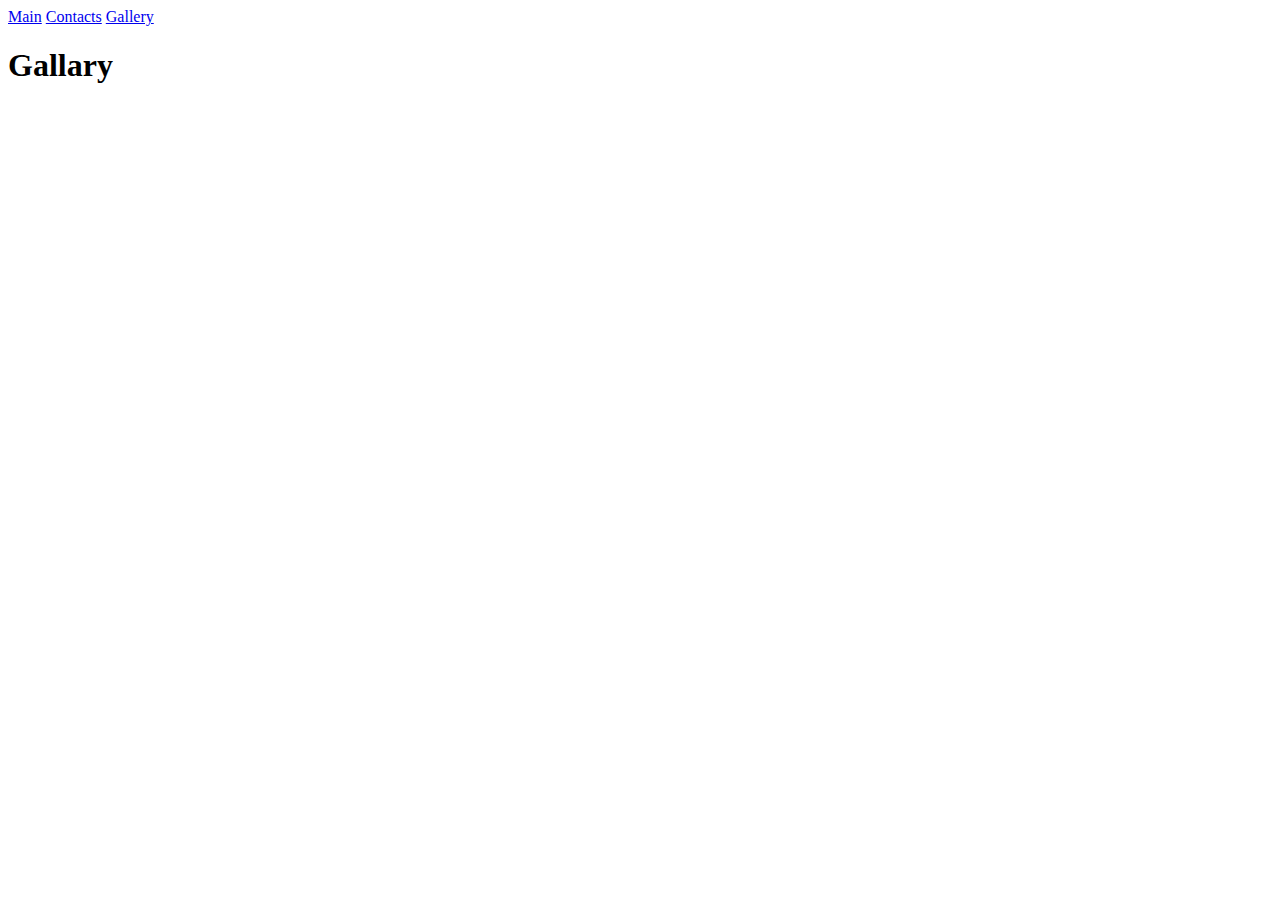
<file: pages/gallery.html>
<!DOCTYPE html>
<html lang="en">

<head>
    <meta charset="UTF-8">
    <meta http-equiv="X-UA-Compatible" content="IE=edge">
    <meta name="viewport" content="width=device-width, initial-scale=1.0">
    <title>My first site</title>
</head>

<body>


<a href="../index.html">Main</a>
<a href="./contacts.html">Contacts</a>
<a href="#">Gallery</a>

<h1>Gallary</h1>

</body>
</html>
</file>
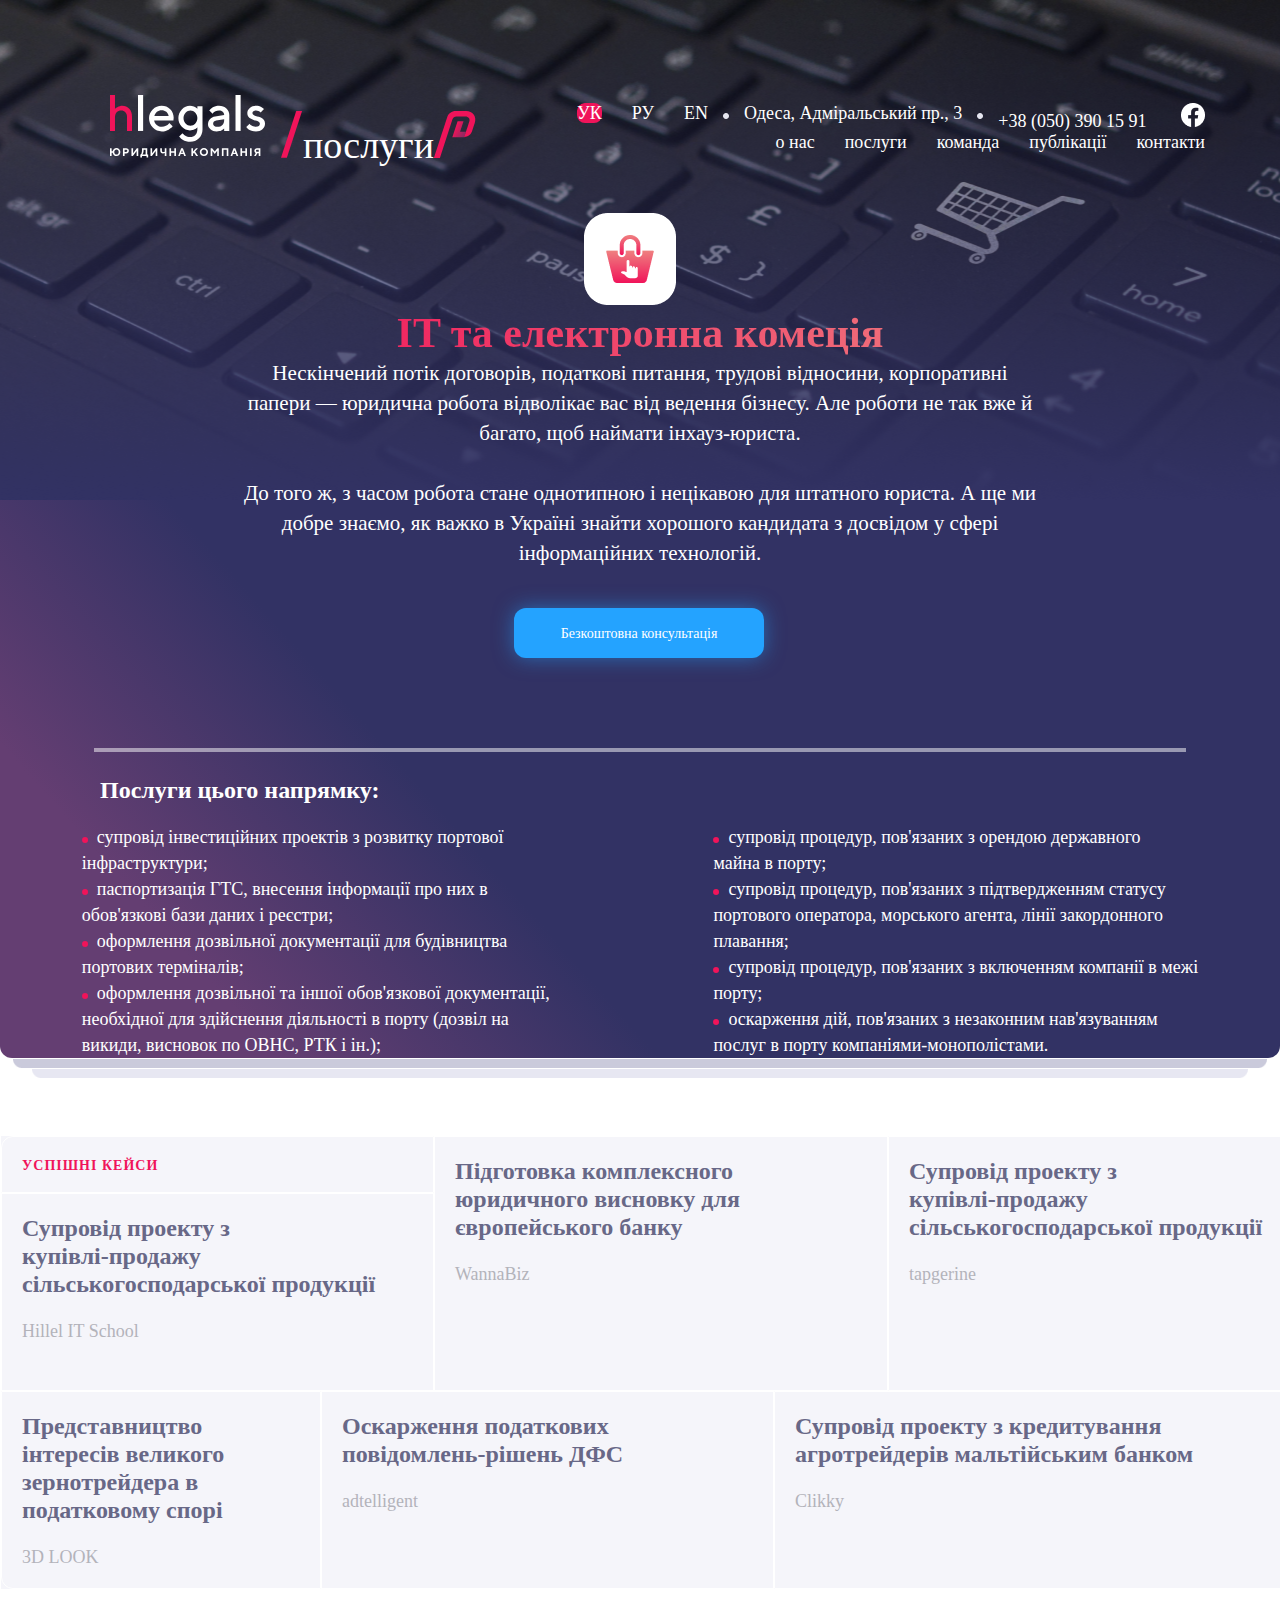
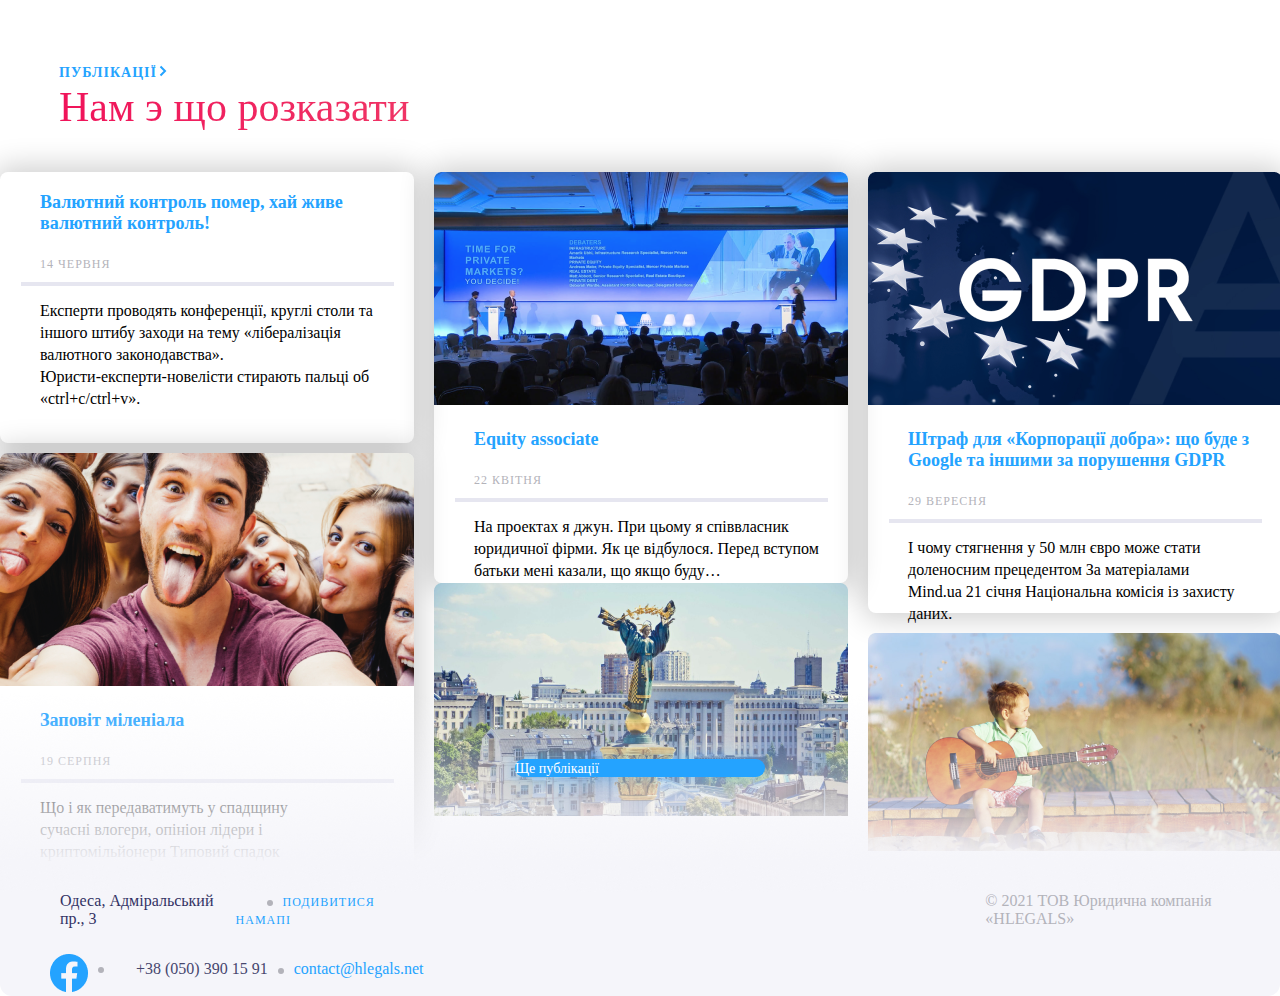
<file: pages/service page.html>
<!DOCTYPE html>
<html lang="en">

<head>
    <meta charset="UTF-8">
    <meta http-equiv="X-UA-Compatible" content="IE=edge">
    <meta name="viewport" content="width=device-width, initial-scale=1.0">
    <title>Exam</title>
    <link rel="stylesheet" href="https://cdnjs.cloudflare.com/ajax/libs/font-awesome/6.4.0/css/all.min.css"
        integrity="sha512-iecdLmaskl7CVkqkXNQ/ZH/XLlvWZOJyj7Yy7tcenmpD1ypASozpmT/E0iPtmFIB46ZmdtAc9eNBvH0H/ZpiBw=="
        crossorigin="anonymous" referrerpolicy="no-referrer" />
    <link href="https://cdn.jsdelivr.net/npm/bootstrap@5.0.2/dist/css/bootstrap.min.css" rel="stylesheet"
        integrity="sha384-EVSTQN3/azprG1Anm3QDgpJLIm9Nao0Yz1ztcQTwFspd3yD65VohhpuuCOmLASjC" crossorigin="anonymous">
    <script src="https://cdn.jsdelivr.net/npm/bootstrap@5.0.2/dist/js/bootstrap.bundle.min.js"
        integrity="sha384-MrcW6ZMFYlzcLA8Nl+NtUVF0sA7MsXsP1UyJoMp4YLEuNSfAP+JcXn/tWtIaxVXM"
        crossorigin="anonymous"></script>
    <link rel="stylesheet" href="../style/style.css">
    <link rel="stylesheet" href="../style/media.css">
</head>

<body>
    <section class="service-page-second-section">
        <div class="container">
            <header>
                <div class="head">
                    <div class="logo"><a href="../index.html"><img src="../images/Logo Min.svg" alt="logo-min"></a><img
                        src="../images/Slash.svg" alt="Slash"><span>послуги</span><img
                        src="../images/Symbol Slash.svg" alt=""></div>
                    <div class="wrap-lang">
                        <div class="menu-lang">
                            <li class="language-active"><a href="#">УК</a></li>
                            <li class="language"><a href="#">РУ</a></li>
                            <li class="language"><a href="#">EN</a></li>
                        </div>
                        <div class="item-numb">
                            <li class="item"><img src="../images/separator.png" alt="separator"><a href="#">Одеса,
                                    Адміральський пр., 3</a><img src="../images/separator.png" alt="separator"></li>
                            <li class="item"><a href="tel:+38 (050) 390 15 91">+38 (050) 390 15 91 </a><a class="face"
                                    href="https://www.facebook.com"><img src="../images/Facebook.png" alt="facebook"></a></li>
                        </div>
                    </div>
                    <nav class="wrap-nav">
                        <ul>
                            <li class="nav"><a href="../pages/about.html">о нас</a></li>
                            <li class="nav"><a href="../pages/services.html">послуги</a></li>
                            <li class="nav"><a href="../pages/team.html">команда</a></li>
                            <li class="nav"><a href="#">публікації</a></li>
                            <li class="nav"><a href="../pages/contact.html">контакти</a></li>
                        </ul>
                    </nav>
                </div>
            </header>
            <div class="wrap-intro">
                <div class="intro"><img src="../images/Icon1.png" alt="Icon1">
                    <h2 class="it-text">IT та електронна комеція</h2>
                    <p class="text-p">Нескінчений потік договорів, податкові питання, трудові відносини,
                        корпоративні <br> папери — юридична робота відволікає вас від ведення бізнесу. Але роботи не
                        так вже й <br> багато, щоб наймати інхауз-юриста.<br><br>
                        До того ж, з часом робота стане однотипною і нецікавою для штатного юриста. А ще ми <br>
                        добре знаємо, як важко в Україні знайти хорошого кандидата з досвідом у сфері <br>
                        інформаційних технологій.</p>
                    <div class="button"><a href="../pages/contact popup.html">Безкоштовна консультація</a></div>
                </div>
            </div>
            <div class="services">
                <div class="separator"><img src="../images/Separator2.png" alt="Separator2"></div>
            </div>
            <div class="servtext">
                <h3>Послуги цього напрямку:</h3>
            </div>
            <div class="wrap-coll">
                <div class="rightcoll">
                    <ul>
                        <li>
                            <p><img src="../images/separator-red.svg" alt="separator-red">супровід інвестиційних
                                проектів з розвитку портової <br> інфраструктури;</p>
                            <p><img src="../images/separator-red.svg" alt="separator-red">паспортизація ГТС,
                                внесення інформації про них в<br> обов'язкові бази даних і реєстри;<br></p>
                            <p><img src="../images/separator-red.svg" alt="separator-red">оформлення дозвільної
                                документації для будівництва<br> портових терміналів;<br></p>
                            <p><img src="../images/separator-red.svg" alt="separator-red">оформлення дозвільної та
                                іншої обов'язкової документації,<br> необхідної для здійснення діяльності в порту
                                (дозвіл на<br> викиди, висновок по ОВНС, РТК і ін.);</p>
                        </li>
                    </ul>
                </div>
                <div class="leftcoll">
                    <ul>
                        <li>
                            <p><img src="../images/separator-red.svg" alt="separator-red">супровід процедур,
                                пов'язаних з орендою державного <br> майна в порту;<br></p>
                            <p><img src="../images/separator-red.svg" alt="separator-red">супровід процедур,
                                пов'язаних з підтвердженням статусу <br> портового оператора, морського агента,
                                лінії закордонного <br> плавання;<br></p>
                            <p><img src="../images/separator-red.svg" alt="separator-red">супровід процедур,
                                пов'язаних з включенням компанії в межі<br> порту;<br></p>
                            <p><img src="../images/separator-red.svg" alt="separator-red">оскарження дій, пов'язаних
                                з незаконним нав'язуванням<br> послуг в порту компаніями-монополістами.</p>
                        </li>
                    </ul>
                </div>
            </div>

        </div>
    </section>
    <section class="four-section">
        <div class="container">
            <div class="wrapper">
                <div class="case1">
                    <div class="caseitem-text">
                        <h3>Успішні кейси</h3>
                    </div>
                </div>
                <div class="case2">
                    <div class="caseitem1">
                        <h3>Супровід проекту з <br> купівлі-продажу <br> сільськогосподарської продукції</h3>
                        <p>Hillel IT School</p>
                    </div>
                </div>
                <div class="case3">
                    <div class="caseitem2">
                        <h3>Представництво <br> інтересів великого <br> зернотрейдера в <br> податковому спорі</h3>
                        <p>3D LOOK</p>
                    </div>
                </div>
                <div class="case4">
                    <div class="caseitem3">
                        <h3>Оскарження податкових <br> повідомлень-рішень ДФС</h3>
                        <p>adtelligent</p>
                    </div>
                </div>
                <div class="case5">
                    <div class="caseitem4">
                        <h3>Підготовка комплексного <br> юридичного висновку для <br> європейського банку</h3>
                        <p>WannaBiz</p>
                    </div>
                </div>
                <div class="case6">
                    <div class="caseitem5">
                        <h3>Супровід проекту з кредитування <br> агротрейдерів мальтійським банком</h3>
                        <p>Clikky</p>
                    </div>
                </div>
                <div class="case7">
                    <div class="caseitem6">
                        <h3>Супровід проекту з <br> купівлі-продажу <br> сільськогосподарської продукції</h3>
                        <p>tapgerine</p>
                    </div>
                </div>
            </div>
        </div>
    </section>
    <section class="sixt-section">
        <div class="container">
            <div class="publication">
                <h3 class="public"><a href="#">Публікації</a><img src="../images/Liink arrow.svg" alt="arrow"></h3>
                <p class="public2">Нам э що розказати</p>
            </div>
            <div class="gridpublic">
                <div class="gridpubl1">
                    <h4>Валютний контроль помер, хай живе <br> валютний контроль!</h4>
                    <span>14 червня</span>
                    <div class="separator"><img src="../images/separator.svg" alt=""></div>
                    <p>Експерти проводять конференції, круглі столи та <br> іншого штибу заходи на тему «лібералізація
                        <br> валютного законодавства». <br> Юристи-експерти-новелісти стирають пальці об <br>
                        «ctrl+c/ctrl+v».
                    </p>
                </div>
                <div class="gridpubl2">
                    <img src="../images/equity asotian.png" alt="">
                    <h4>Equity associate</h4>
                    <span>22 квітня</span>
                    <div class="separator"><img src="../images/separator.svg" alt=""></div>
                    <p>На проектах я джун. При цьому я співвласник <br> юридичної фірми. Як це відбулося. Перед вступом
                        <br> батьки мені казали, що якщо буду…
                    </p>
                </div>
                <div class="gridpubl3">
                    <img src="../images/gdpr.png" alt="">
                    <h4>Штраф для «Корпорації добра»: що буде з Google та іншими за порушення GDPR</h4>
                    <span>29 вересня</span>
                    <div class="separator"><img src="../images/separator.svg" alt=""></div>
                    <p>І чому стягнення у 50 млн євро може стати <br> доленосним прецедентом За матеріалами <br> Mind.ua
                        21 січня Національна комісія із захисту <br> даних.</p>
                </div>
                <div class="gridpubl4">
                    <img src="../images/milenial.png" alt="">
                    <h4>Заповіт міленіала</h4>
                    <span>19 серпня</span>
                    <div class="separator"><img src="../images/separator.svg" alt=""></div>
                    <p>Що і як передаватимуть у спадщину <br> сучасні влогери, опініон лідери і <br> криптомільйонери
                        Типовий спадок <br> українського покоління Х виглядає <br> так: квартира у…</p>
                </div>
                <div class="gridpubl5">
                    <img src="../images/stela.png" alt="">
                </div>
                <div class="gridpubl6">
                    <img src="../images/children.png" alt="">
                </div>
            </div>
            <div class="wrap-btn">
                <div class="btn"><a href="#">Ще публікації</a></div>
            </div>
            <div class="shade"></div>
        </div>
    </section>
    <footer>
        <div class="wrap-footer">
            <div class="contacts">
                <div class="foot-map">
                    <li class="city"><a href="#">Одеса, Адміральський пр., 3</a></li>
                    <li class="dot-sep"><img src="../images/Dot separator-grey.svg" alt="dot"><a href="#">Подивитися
                            намапі</a></li>
                    <li class="copy">
                        <h2>© 2021 ТОВ Юридична компанія «HLEGALS»</h2>
                    </li>
                </div>
                <div class="facemail">
                    <li class="face-logo"><a href="https://www.facebook.com"><img src="../images/facebook-logo.png" alt="face-logo"></a></li>
                    <li class="dot-grey"><img src="../images/Dot separator-grey.svg" alt="dot-grey"></li>
                    <li class="numb"><a href="tel:+38 (050) 390 15 91">+38 (050) 390 15 91</a></li>
                    <li class="mail"><img src="../images/Dot separator-grey.svg" alt="dot-grey"><a
                            href="mailto:contact@hlegals.net">contact@hlegals.net</a></li>
                </div>
            </div>
        </div>
    </footer>
</body>
</file>
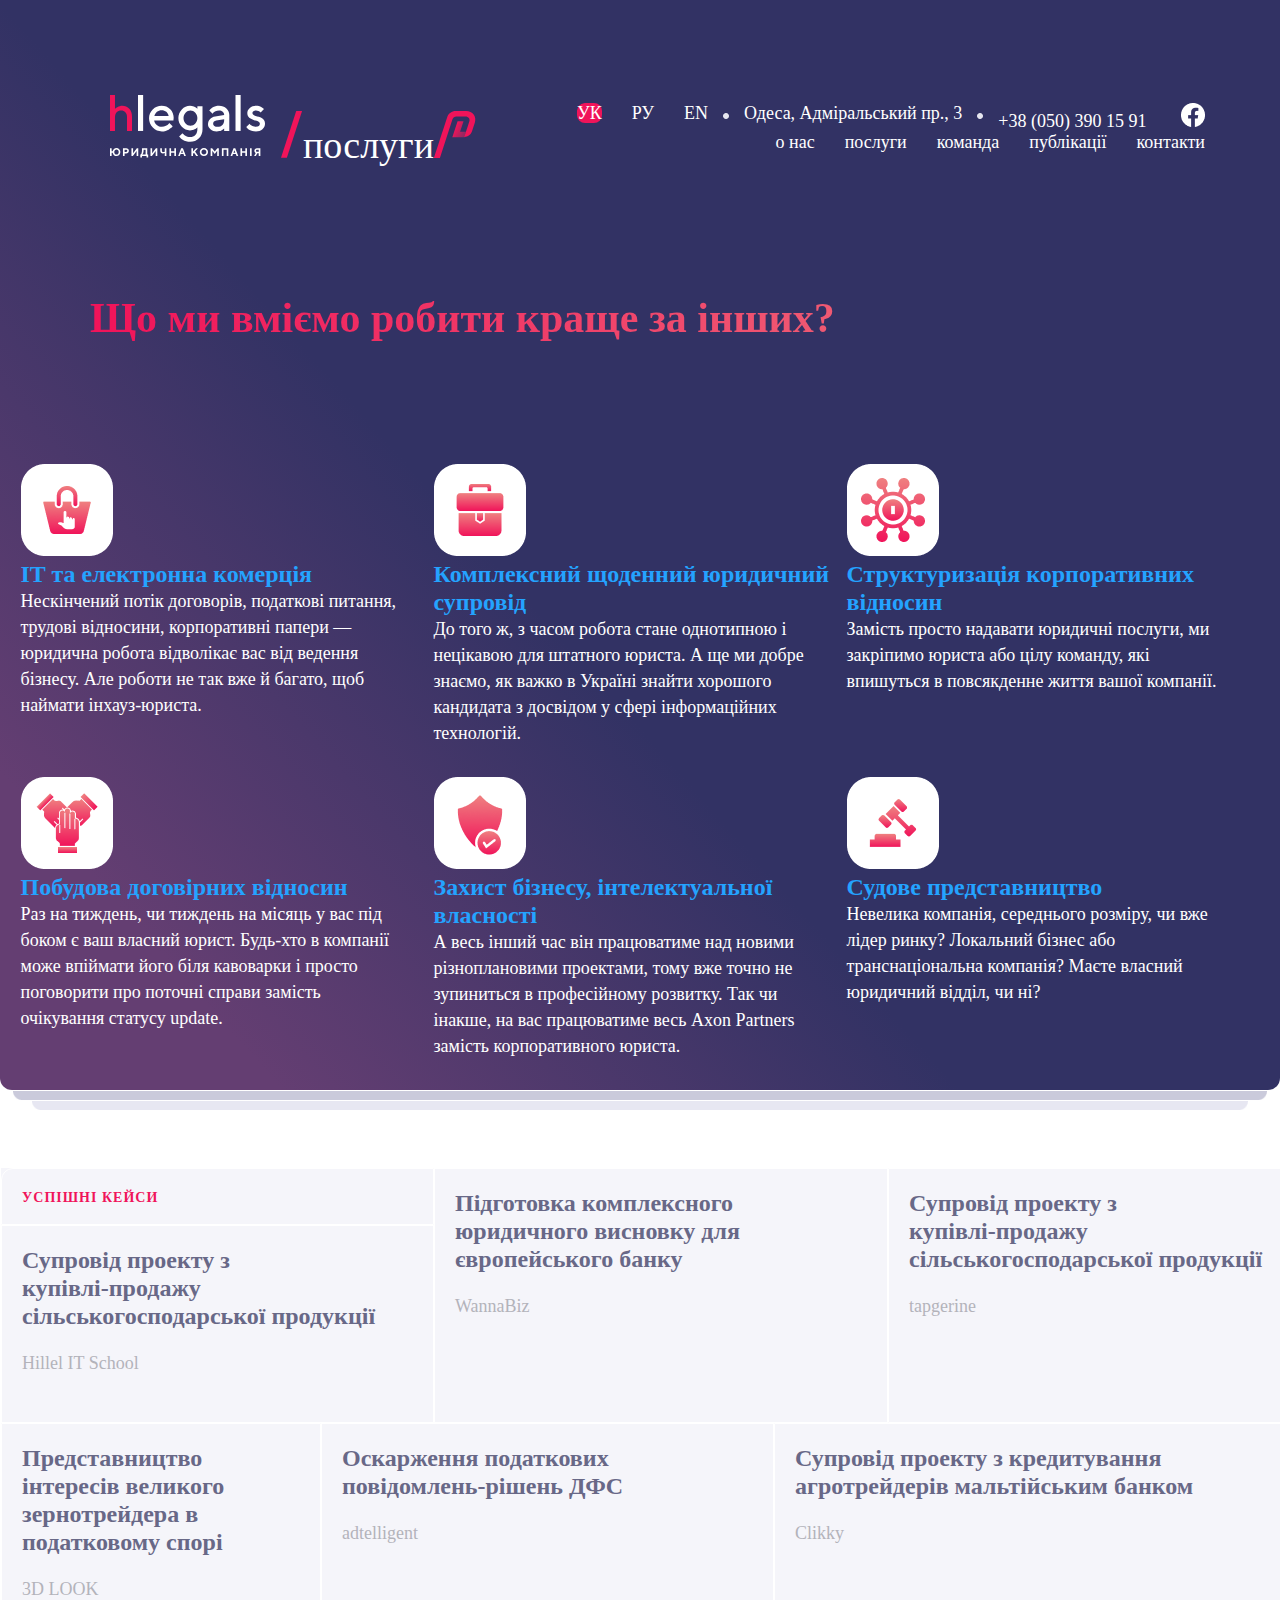
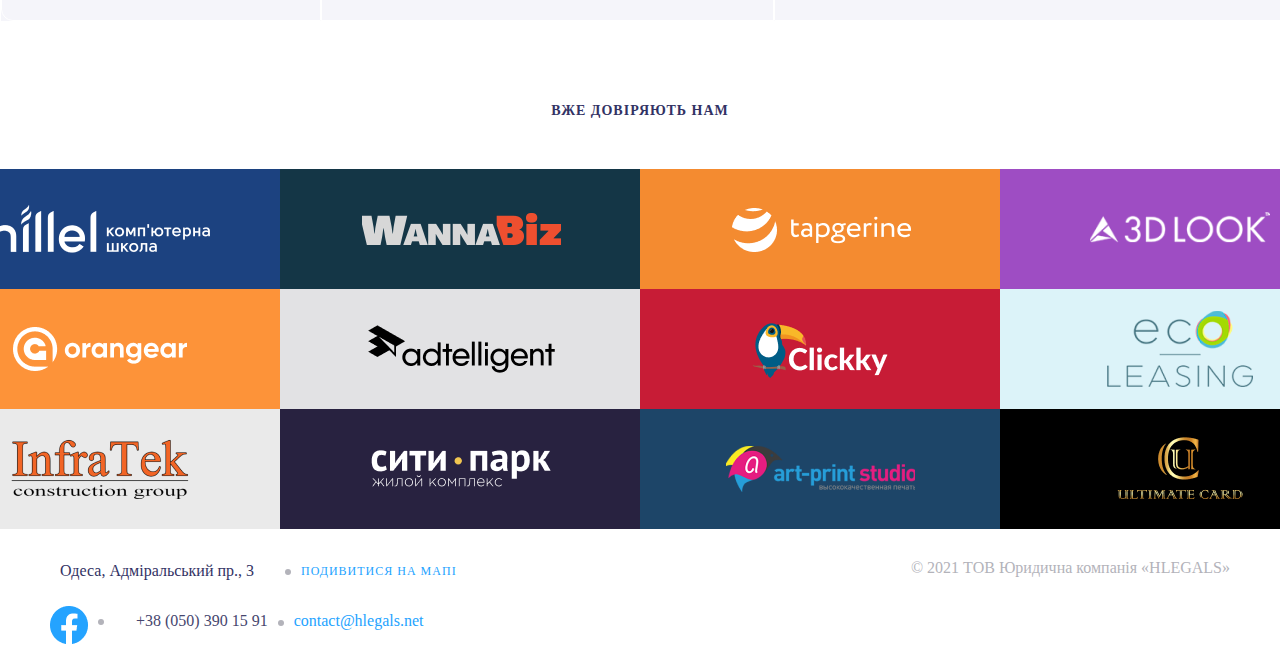
<file: pages/services.html>
<!DOCTYPE html>
<html lang="en">

<head>
    <meta charset="UTF-8">
    <meta http-equiv="X-UA-Compatible" content="IE=edge">
    <meta name="viewport" content="width=device-width, initial-scale=1.0">
    <title>Послуги</title>
    <link href="https://cdn.jsdelivr.net/npm/bootstrap@5.0.2/dist/css/bootstrap.min.css" rel="stylesheet"
        integrity="sha384-EVSTQN3/azprG1Anm3QDgpJLIm9Nao0Yz1ztcQTwFspd3yD65VohhpuuCOmLASjC" crossorigin="anonymous">
    <script src="https://cdn.jsdelivr.net/npm/bootstrap@5.0.2/dist/js/bootstrap.bundle.min.js"
        integrity="sha384-MrcW6ZMFYlzcLA8Nl+NtUVF0sA7MsXsP1UyJoMp4YLEuNSfAP+JcXn/tWtIaxVXM"
        crossorigin="anonymous"></script>
    <link rel="stylesheet" href="../style/style.css">
    <link rel="stylesheet" href="../style/media.css">
</head>


<body>
    <section class="second-section">
        <div class="container">
            <header>
                <div class="head">
                    <div class="logo"><a href="../index.html"><img src="../images/Logo Min.svg" alt="logo-min"></a><img
                        src="../images/Slash.svg" alt="Slash"><span>послуги</span><img
                        src="../images/Symbol Slash.svg" alt=""></div>
                    <div class="wrap-lang">
                        <div class="menu-lang">
                            <li class="language-active"><a href="#">УК</a></li>
                            <li class="language"><a href="#">РУ</a></li>
                            <li class="language"><a href="#">EN</a></li>
                        </div>
                        <div class="item-numb">
                            <li class="item"><img src="../images/separator.png" alt="separator"><a href="#">Одеса,
                                    Адміральський пр., 3</a><img src="../images/separator.png" alt="separator"></li>
                            <li class="item"><a href="tel:+38 (050) 390 15 91">+38 (050) 390 15 91 </a><a class="face"
                                    href="https://www.facebook.com"><img src="../images/Facebook.png" alt="facebook"></a></li>
                        </div>
                    </div>
                    <nav class="wrap-nav">
                        <ul>
                            <li class="nav"><a href="../pages/about.html">о нас</a></li>
                            <li class="nav"><a href="../pages/services.html">послуги</a></li>
                            <li class="nav"><a href="../pages/team.html">команда</a></li>
                            <li class="nav"><a href="#">публікації</a></li>
                            <li class="nav"><a href="../pages/contact.html">контакти</a></li>
                        </ul>
                    </nav>
                </div>
            </header>
                <div class="headin">
                    <h3 class="head2">Що ми вміємо робити краще за інших?</h3>
                </div>
                <div class="services">
                    <div class="service-menu">
                        <img src="../images/Icon1.png" alt="Icon1">
                        <h3 class="icon"><a href="../pages/service page.html">IT та електронна комерція</a></h3>
                        <p>Нескінчений потік договорів, податкові питання,<br> трудові відносини, корпоративні папери —
                            <br>
                            юридична робота відволікає вас від ведення <br> бізнесу. Але роботи не так вже й багато, щоб
                            <br>
                            наймати інхауз-юриста.
                        </p>
                    </div>
                    <div class="service-menu">
                        <img src="../images/Icon2.png" alt="Icon2">
                        <h3 class="icon"><a href="../pages/service page.html">Комплексний щоденний юридичний супровід</a>
                        </h3>
                        <p>До того ж, з часом робота стане однотипною і <br> нецікавою для штатного юриста. А ще ми
                            добре
                            <br>
                            знаємо, як важко в Україні знайти хорошого <br> кандидата з досвідом у сфері інформаційних
                            <br>
                            технологій.
                        </p>
                    </div>
                    <div class="service-menu">
                        <img src="../images/Icon3.png" alt="Icon3">
                        <h3 class="icon"><a href="../pages/service page.html">Структуризація корпоративних відносин</a>
                        </h3>
                        <p>Замість просто надавати юридичні послуги, ми <br> закріпимо юриста або цілу команду, які <br>
                            впишуться в повсякденне життя вашої компанії. </p>
                    </div>
                    <div class="service-menu">
                        <img src="../images/Icon4.png" alt="Icon4">
                        <h3 class="icon"><a href="../pages/service page.html">Побудовa договірних відносин</a></h3>
                        <p>Раз на тиждень, чи тиждень на місяць у вас під <br> боком є ваш власний юрист. Будь-хто в
                            компанії
                            <br> може впіймати його біля кавоварки і просто <br> поговорити про поточні справи замість
                            <br>
                            очікування статусу update.
                        </p>
                    </div>
                    <div class="service-menu">
                        <img src="../images/Icon5.png" alt="Icon5">
                        <h3 class="icon"><a href="../pages/service page.html">Захист бізнесу, інтелектуальної
                                власності</a></h3>
                        <p>А весь інший час він працюватиме над новими <br> різноплановими проектами, тому вже точно не
                            <br>
                            зупиниться в професійному розвитку. Так чи <br> інакше, на вас працюватиме весь Axon
                            Partners
                            <br>
                            замість корпоративного юриста.
                        </p>
                    </div>
                    <div class="service-menu">
                        <img src="../images/Icon6.png" alt="Icon6">
                        <h3 class="icon"><a href="../pages/service page.html">Судове представництво</a></h3>
                        <p>Невелика компанія, середнього розміру, чи вже <br> лідер ринку? Локальний бізнес або <br>
                            транснаціональна компанія? Маєте власний <br> юридичний відділ, чи ні?</p>
                    </div>
                </div>
        </div>
    </section>
    <section class="four-section">
        <div class="container">
            <div class="wrapper">
                <div class="case1">
                    <div class="caseitem-text">
                        <h3>Успішні кейси</h3>
                    </div>
                </div>
                <div class="case2">
                    <div class="caseitem1">
                        <h3>Супровід проекту з <br> купівлі-продажу <br> сільськогосподарської продукції</h3>
                        <p>Hillel IT School</p>
                    </div>
                </div>
                <div class="case3">
                    <div class="caseitem2">
                        <h3>Представництво <br> інтересів великого <br> зернотрейдера в <br> податковому спорі</h3>
                        <p>3D LOOK</p>
                    </div>
                </div>
                <div class="case4">
                    <div class="caseitem3">
                        <h3>Оскарження податкових <br> повідомлень-рішень ДФС</h3>
                        <p>adtelligent</p>
                    </div>
                </div>
                <div class="case5">
                    <div class="caseitem4">
                        <h3>Підготовка комплексного <br> юридичного висновку для <br> європейського банку</h3>
                        <p>WannaBiz</p>
                    </div>
                </div>
                <div class="case6">
                    <div class="caseitem5">
                        <h3>Супровід проекту з кредитування <br> агротрейдерів мальтійським банком</h3>
                        <p>Clikky</p>
                    </div>
                </div>
                <div class="case7">
                    <div class="caseitem6">
                        <h3>Супровід проекту з <br> купівлі-продажу <br> сільськогосподарської продукції</h3>
                        <p>tapgerine</p>
                    </div>
                </div>

            </div>
        </div>
    </section>
    <section class="fifth section">
        <div class="container">
            <div class="clients">
                <h3>Вже довіряють нам</h3>
            </div>
            <div class="grid">
                <div class="gridclient1"><img src="../images/Hillel-Logo.png" alt="Hillel-Logo"></div>
                <div class="gridclient2"><img src="../images/wannabiz.png" alt="wannabiz"></div>
                <div class="gridclient3"><img src="../images/tapgerine.png" alt="tapgerine"></div>
                <div class="gridclient4"><img src="../images/3D look.png" alt="3D look"></div>
                <div class="gridclient5"><img src="../images/orangear.png" alt="orangear"></div>
                <div class="gridclient6"><img src="../images/adtelligent.png" alt="adtelligent"></div>
                <div class="gridclient7"><img src="../images/Clikky.png" alt="Clikky"></div>
                <div class="gridclient8"><img src="../images/ecoleasing.png" alt="ecoleasing"></div>
                <div class="gridclient9"><img src="../images/infratek.png" alt="infratek"></div>
                <div class="gridclient10"><img src="../images/sity park.png" alt="sity park"></div>
                <div class="gridclient11"><img src="../images/art print studio.png" alt="art print studio"></div>
                <div class="gridclient12"><img src="../images/ultimate card.png" alt="ultimate card"></div>
            </div>

        </div>
    </section>
    <footer class="service-footer">
        <div class="servicewrap-footer">
            <div class="servicecontacts">
                <div class="servicefoot-map">
                    <li class="servicecity"><a href="#">Одеса, Адміральський пр., 3</a></li>
                    <li class="servicedot-sep"><img src="../images/Dot separator-grey.svg" alt="dot"><a
                            href="#">Подивитися на
                            мапі</a></li>
                </div>
                <div class="servicefacemail">
                    <li class="serviceface-logo"><a href="https://www.facebook.com"><img src="../images/facebook-logo.png" alt="face-logo"></a>
                    </li>
                    <li class="servicedot-grey"><img src="../images/Dot separator-grey.svg" alt="dot-grey"></li>
                    <li class="servicenumb"><a href="tel:+38 (050) 390 15 91">+38 (050) 390 15 91</a></li>
                    <li class="servicemail"><img src="../images/Dot separator-grey.svg" alt="dot-grey"><a
                            href="mailto:contact@hlegals.net">contact@hlegals.net</a></li>
                </div>
            </div>
            <div class="servicecopy">
                <h2>© 2021 ТОВ Юридична компанія «HLEGALS»</h2>
            </div>
        </div>
    </footer>




</body>

</html>
</file>
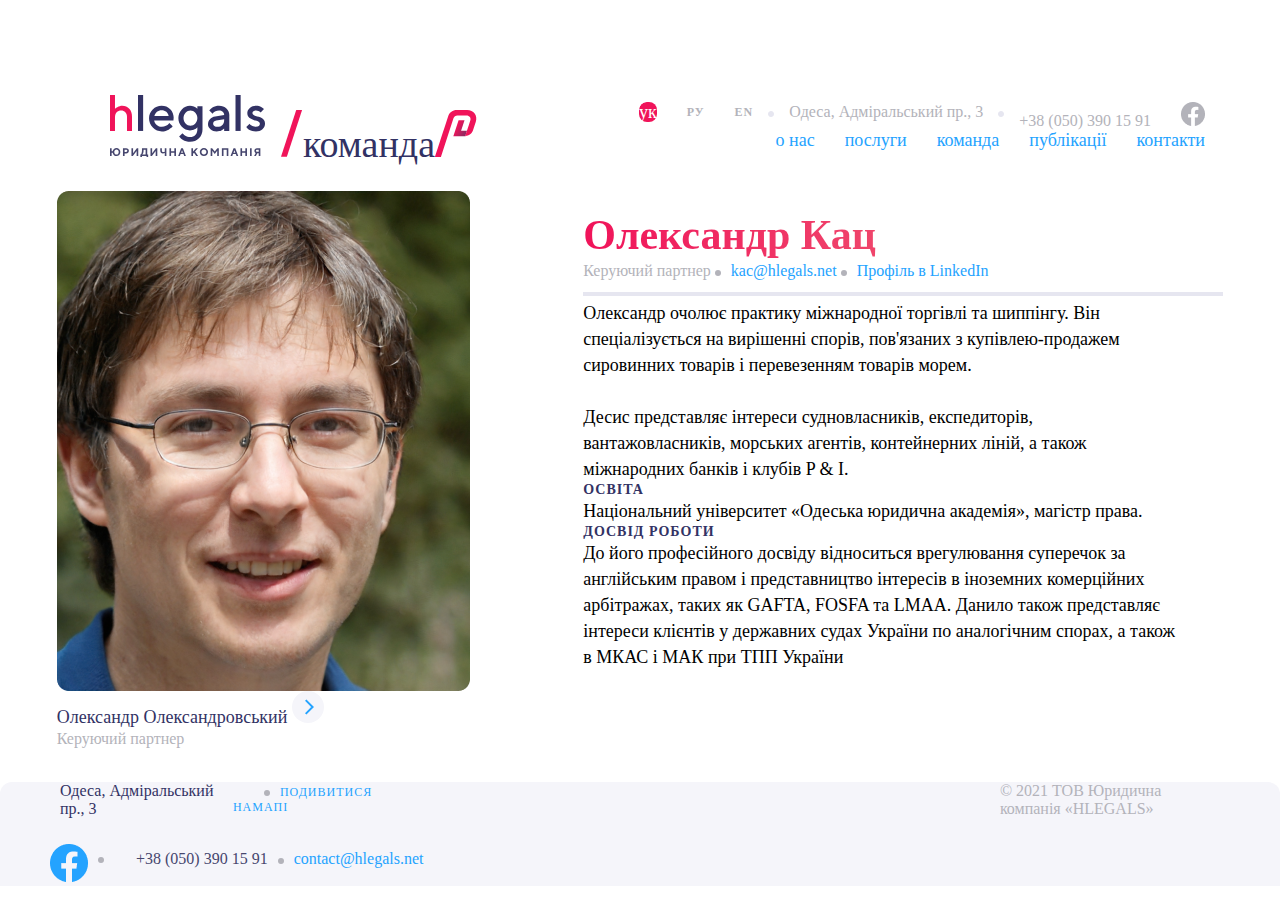
<file: pages/team member page.html>
<DOCTYPE html>
    <html lang="en">

    <head>
        <meta charset="UTF-8">
        <meta http-equiv="X-UA-Compatible" content="IE=edge">
        <meta name="viewport" content="width=device-width, initial-scale=1.0">
        <title>Exam</title>
        <link href="https://cdn.jsdelivr.net/npm/bootstrap@5.0.2/dist/css/bootstrap.min.css" rel="stylesheet"
            integrity="sha384-EVSTQN3/azprG1Anm3QDgpJLIm9Nao0Yz1ztcQTwFspd3yD65VohhpuuCOmLASjC" crossorigin="anonymous">
        <script src="https://cdn.jsdelivr.net/npm/bootstrap@5.0.2/dist/js/bootstrap.bundle.min.js"
            integrity="sha384-MrcW6ZMFYlzcLA8Nl+NtUVF0sA7MsXsP1UyJoMp4YLEuNSfAP+JcXn/tWtIaxVXM"
            crossorigin="anonymous"></script>
        <link rel="stylesheet" href="../style/style.css">
        <link rel="stylesheet" href="../style/media.css">
    </head>

    <body>

        <header>
            <div class="head">
                <div class="team-logo"><a href="../index.html"><img src="../images/Logo Min-black.svg"
                            alt="logo-min"></a><img src="../images/Slash.svg" alt="Slash"><span>команда</span><img
                        src="../images/Symbol Slash.svg" alt=""></div>
                <ul class="wrap-lang">
                    <div class="menu-lang">
                        <li class="language-active"><a href="#">ук</a></li>
                        <li class="team-language1"><a href="#">ру</a></li>
                        <li class="team-language1"><a href="#">en</a></li>
                    </div>
                    <div class="team">
                        <li class="item"><img src="../images/separator.png" alt="separator"><a href="#">Одеса,
                                Адміральський пр., 3</a><img src="../images/separator.png" alt="separator"></li>
                        <li class="item"><a href="tel:+38 (050) 390 15 91">+38 (050) 390 15 91</a><a href="https://www.facebook.com"><img
                                    src="../images/facebookgrey.png" alt="facebook"></a></li>
                    </div>
                </ul>
                <nav class="team-wrap-nav">
                    <li class="nav"><a href="../pages/about.html">о нас</a></li>
                    <li class="nav"><a href="../pages/services.html">послуги</a></li>
                    <li class="nav"><a href="../pages/team.html">команда</a></li>
                    <li class="nav"><a href="#">публікації</a></li>
                    <li class="nav"><a href="../pages/contact.html">контакти</a></li>
                </nav>
            </div>
        </header>
        <section class="team-member-section">
            <div class="container">
                <div class="wrap-member">
                    <div class="team-item">
                        <img src="../images/Photo1.png" alt="Photo1">
                        <h4>Олександр Олександровський <a href="../pages/team member page.html"><img
                                    src="../images/Open.svg" alt="Open"></a></h4>
                        <p>Керуючий партнер</p>
                    </div>
                    <div class="heading-team">
                        <h2>Олександр Кац</h2>
                        <div class="heading-item">
                            <span>Керуючий партнер</span>
                            <li class="mail"><img src="../images/Dot separator-grey.svg" alt="dot-grey"><a
                                    href="mailto:kac@hlegals.net">kac@hlegals.net</a>
                            <li class="mail"><img src="../images/Dot separator-grey.svg" alt="dot-grey"><a
                                    href="mailto:Профіль в LinkedIn">Профіль в LinkedIn</a>
                        </div>
                        <li class="separ-team"><img src="../images/Separator-team.svg" alt="separator-team"></li>
                        <div class="bio">
                            <p>Олександр очолює практику міжнародної торгівлі та шиппінгу. Він<br> спеціалізується на
                                вирішенні спорів, пов'язаних з купівлею-продажем<br> сировинних товарів і перевезенням
                                товарів морем.<br><br>
                                Десис представляє інтереси судновласників, експедиторів,<br> вантажовласників, морських
                                агентів, контейнерних ліній, а також<br> міжнародних банків і клубів P & I.</p>
                            <h3>Освіта</h3>
                            <p>Національний університет «Одеська юридична академія», магістр права.</p>
                            <h3>Досвід роботи</h3>
                            <p>До його професійного досвіду відноситься врегулювання суперечок за<br> англійським правом
                                і представництво інтересів в іноземних комерційних<br> арбітражах, таких як GAFTA, FOSFA
                                та LMAA. Данило також представляє<br> інтереси клієнтів у державних судах України по
                                аналогічним спорах, а також<br> в МКАС і МАК при ТПП України</p>
                        </div>
                    </div>
                </div>
            </div>
        </section>
        <footer>
            <div class="team-wrap-footer">
                <div class="contacts">
                    <div class="foot-map">
                        <li class="city"><a href="#">Одеса, Адміральський пр., 3</a></li>
                        <li class="dot-sep"><img src="../images/Dot separator-grey.svg" alt="dot"><a href="#">Подивитися
                                намапі</a></li>
                        <li class="team-copy">
                            <h2>© 2021 ТОВ Юридична компанія «HLEGALS»</h2>
                        </li>
                    </div>
                    <div class="facemail">
                        <li class="face-logo"><a href="https://www.facebook.com"><img src="../images/facebook-logo.png" alt="face-logo"></a>
                        </li>
                        <li class="dot-grey"><img src="../images/Dot separator-grey.svg" alt="dot-grey">
                        </li>
                        <li class="numb"><a href="tel:+38 (050) 390 15 91">+38 (050) 390 15 91</a></li>
                        <li class="mail"><img src="../images/Dot separator-grey.svg" alt="dot-grey"><a
                                href="mailto:contact@hlegals.net">contact@hlegals.net</a></li>
                    </div>
                </div>
            </div>
        </footer>

    </body>
</file>
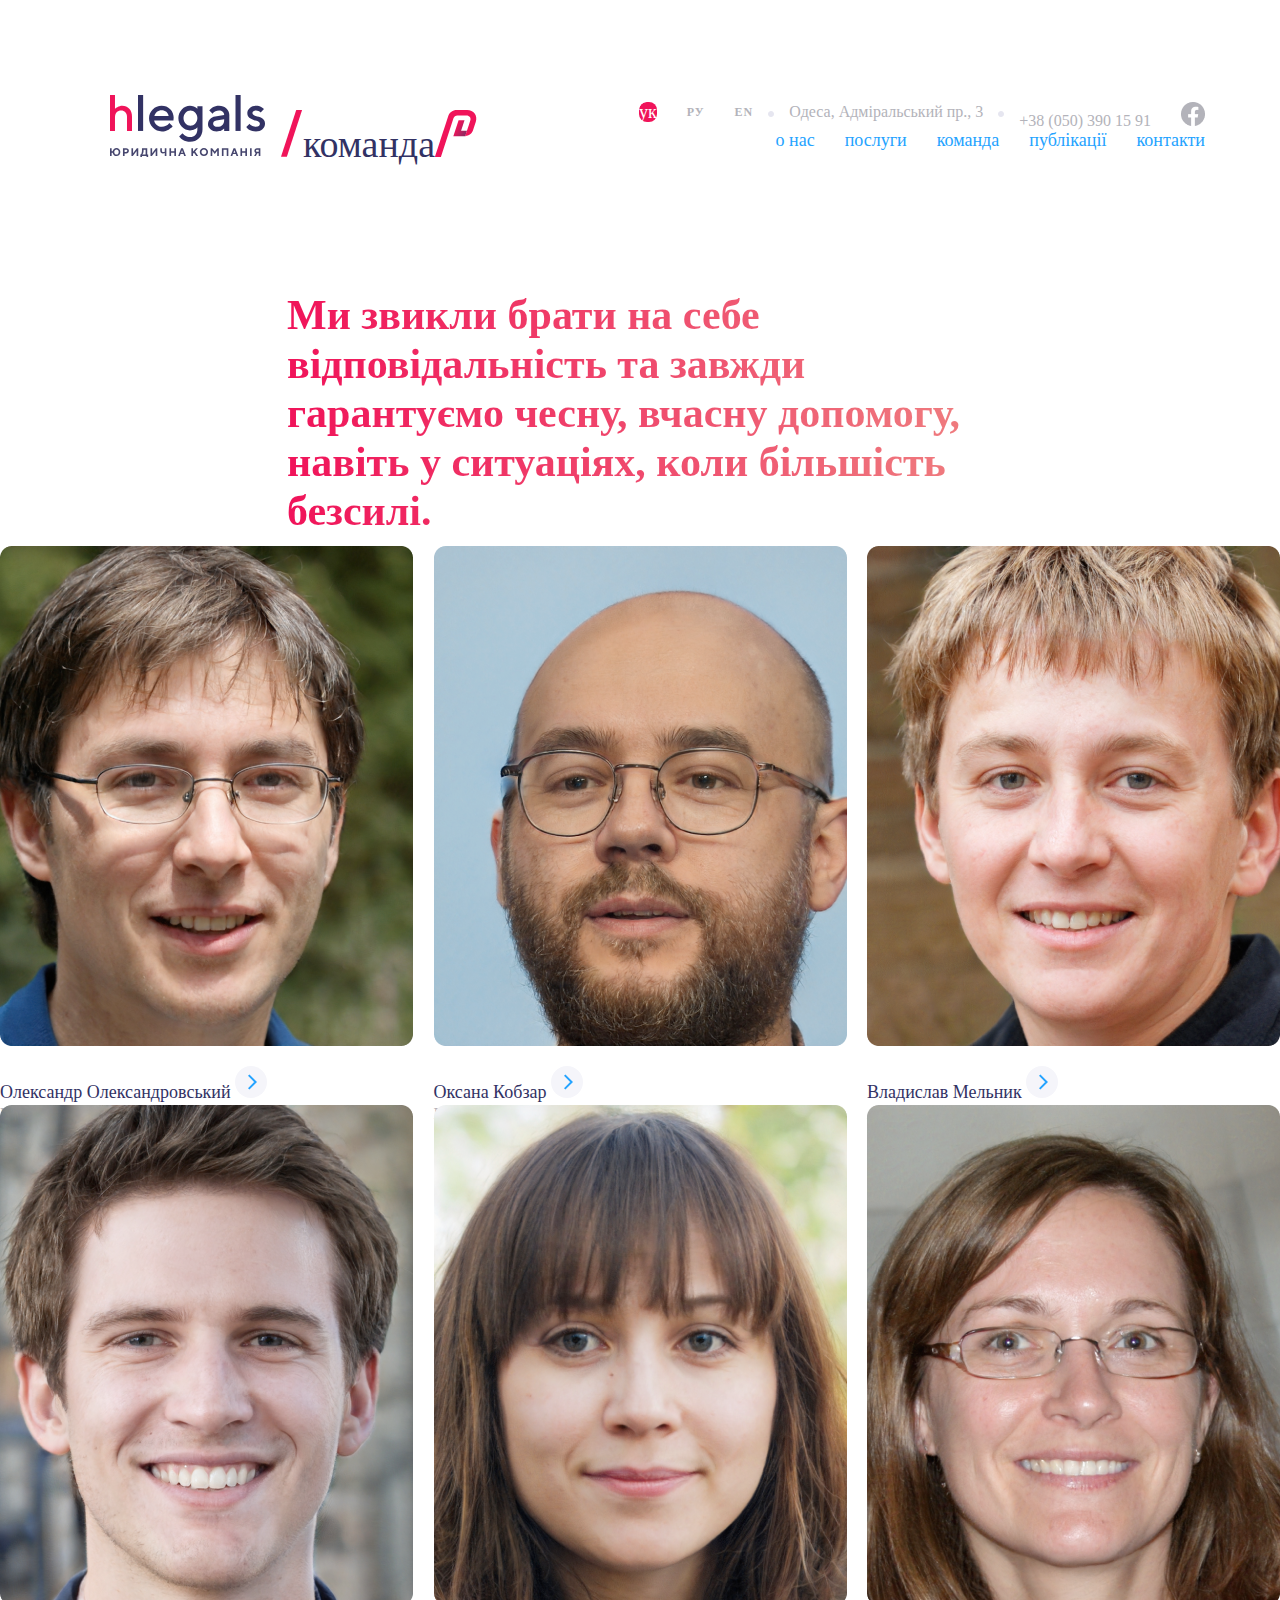
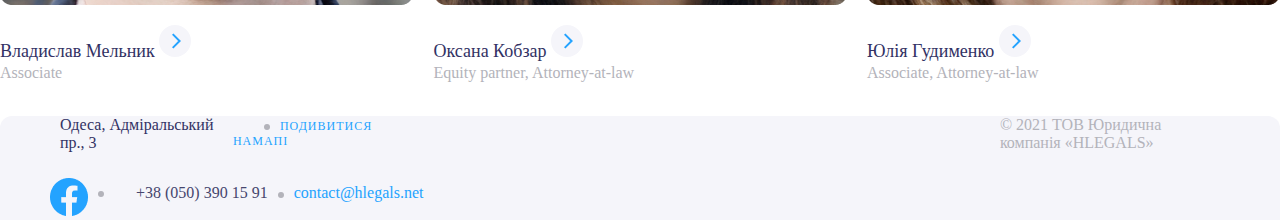
<file: pages/team.html>
<DOCTYPE html>
    <html lang="en">

    <head>
        <meta charset="UTF-8">
        <meta http-equiv="X-UA-Compatible" content="IE=edge">
        <meta name="viewport" content="width=device-width, initial-scale=1.0">
        <title>Команда</title>
        <link href="https://cdn.jsdelivr.net/npm/bootstrap@5.0.2/dist/css/bootstrap.min.css" rel="stylesheet"
            integrity="sha384-EVSTQN3/azprG1Anm3QDgpJLIm9Nao0Yz1ztcQTwFspd3yD65VohhpuuCOmLASjC" crossorigin="anonymous">
        <script src="https://cdn.jsdelivr.net/npm/bootstrap@5.0.2/dist/js/bootstrap.bundle.min.js"
            integrity="sha384-MrcW6ZMFYlzcLA8Nl+NtUVF0sA7MsXsP1UyJoMp4YLEuNSfAP+JcXn/tWtIaxVXM"
            crossorigin="anonymous"></script>
        <link rel="stylesheet" href="../style/style.css">
        <link rel="stylesheet" href="../style/media.css">
    </head>

    <body>
        <header>
            <div class="head">
                <div class="team-logo"><a href="../index.html"><img src="../images/Logo Min-black.svg"
                            alt="logo-min"></a><img src="../images/Slash.svg" alt="Slash"><span>команда</span><img
                        src="../images/Symbol Slash.svg" alt=""></div>
                <ul class="wrap-lang">
                    <div class="menu-lang">
                        <li class="language-active"><a href="#">ук</a></li>
                        <li class="team-language1"><a href="#">ру</a></li>
                        <li class="team-language1"><a href="#">en</a></li>
                    </div>
                    <div class="team">
                        <li class="item"><img src="../images/separator.png" alt="separator"><a href="#">Одеса,
                                Адміральський пр., 3</a><img src="../images/separator.png" alt="separator"></li>
                        <li class="item"><a href="tel:+38 (050) 390 15 91">+38 (050) 390 15 91</a><a href="#"><img
                                    src="../images/facebookgrey.png" alt="facebook"></a></li>
                    </div>
                </ul>
                <nav class="team-wrap-nav">
                    <li class="nav"><a href="../pages/about.html">о нас</a></li>
                    <li class="nav"><a href="../pages/services.html">послуги</a></li>
                    <li class="nav"><a href="#">команда</a></li>
                    <li class="nav"><a href="#">публікації</a></li>
                    <li class="nav"><a href="../pages/contact.html">контакти</a></li>
                </nav>
            </div>
        </header>
        <section class="team-section">
            <div class="container">
                <div class="wrap-teamh3">
                    <h3>Ми звикли брати на себе <br> відповідальність та завжди <br> гарантуємо чесну, вчасну допомогу,
                        навіть у ситуаціях, коли більшість<br> безсилі.</h3>
                </div>
                <div class="wrap-team">
                    <div class="team-item">
                        <img src="../images/Photo1.png" alt="Photo1">
                        <h4>Олександр Олександровський <a href="../pages/team member page.html"><img
                                    src="../images/Open.svg" alt="Open"></a></h4>
                        <p>Керуючий партнер</p>
                    </div>
                    <div class="team-item">
                        <img src="../images/Photo2.png" alt="Photo2">
                        <h4>Оксана Кобзар <a href="../pages/team member page.html"><img src="../images/Open.svg"
                                    alt="Open"></a></h4>
                        <p>Equity partner, Attorney-at-law</p>
                    </div>
                    <div class="team-item">
                        <img src="../images/Photo3.png" alt="Photo3">
                        <h4>Владислав Мельник <a href="../pages/team member page.html"><img src="../images/Open.svg"
                                    alt="Open"></a></h4>
                        <p>Associate</p>
                    </div>
                    <div class="team-item">
                        <img src="../images/Photo4.png" alt="Photo4">
                        <h4>Владислав Мельник <a href="../pages/team member page.html"><img src="../images/Open.svg"
                                    alt="Open"></a></h4>
                        <p>Associate</p>
                    </div>
                    <div class="team-item">
                        <img src="../images/Photo5.png" alt="Photo5">
                        <h4>Оксана Кобзар <a href="../pages/team member page.html"><img src="../images/Open.svg"
                                    alt="Open"></a></h4>
                        <p>Equity partner, Attorney-at-law</p>
                    </div>
                    <div class="team-item">
                        <img src="../images/Photo6.png" alt="Photo6">
                        <h4>Юлія Гудименко <a href="../pages/team member page.html"><img src="../images/Open.svg"
                                    alt="Open"></a></h4>
                        <p>Associate, Attorney-at-law</p>
                    </div>
                </div>
            </div>
        </section>
        <footer>
            <div class="team-wrap-footer">
                <div class="contacts">
                    <div class="foot-map">
                        <li class="city"><a href="#">Одеса, Адміральський пр., 3</a></li>
                        <li class="dot-sep"><img src="../images/Dot separator-grey.svg" alt="dot"><a href="#">Подивитися
                                намапі</a></li>
                        <li class="team-copy">
                            <h2>© 2021 ТОВ Юридична компанія «HLEGALS»</h2>
                        </li>
                    </div>
                    <div class="facemail">
                        <li class="face-logo"><a href="https://www.facebook.com"><img src="../images/facebook-logo.png" alt="face-logo"></a>
                        </li>
                        <li class="dot-grey"><img src="../images/Dot separator-grey.svg" alt="dot-grey">
                        </li>
                        <li class="numb"><a href="tel:+38 (050) 390 15 91">+38 (050) 390 15 91</a></li>
                        <li class="mail"><img src="../images/Dot separator-grey.svg" alt="dot-grey"><a
                                href="mailto:contact@hlegals.net">contact@hlegals.net</a></li>
                    </div>
                </div>
            </div>
        </footer>
    </body>
</file>
<file: style/style.css>
* {
  margin: 0;
  padding: 0;
  box-sizing: border-box;
  list-style: none;
  text-decoration: none;
}

ol,
ul {
  text-decoration: none;
}

a {
  text-decoration: none;
}

.container {
  max-width: 1440px;
  margin: 0 auto;
}

.first-section {
  background: url("../images/blur.png") repeat-x center bottom, url("../images/symbol.png") no-repeat center, url("../images/pattern.svg") no-repeat center, linear-gradient(42.01deg, #323264 14.33%, #323264 51.39%, #7A425E 87.53%);
}

.second-section {
  background: linear-gradient(228.57deg, #323264 11.93%, #323264 57.17%, #643E72 87.46%);
  border-radius: 0 0 12px 12px;
  position: relative;
}

.second-section:before,
.second-section:after {
  content: "";
  position: absolute;
  bottom: -10px;
  width: 100%;
  height: 10px;
  background: url("../images/bottom-line-big.png") no-repeat center center;
  background-size: 98%;
}

.second-section:after {
  bottom: -20px;
  background: url("../images/bottom-line-small.png") no-repeat center center;
  background-size: 95%;
}

.head {
  padding: 60px;
}

.head a {
  font-family: "TT Norms";
  font-size: 18px;
  line-height: 21px;
  color: #FFFFFF;
  margin: 15px;
}

.logo {
  padding: 35px;
  margin-bottom: -100px;
}

.wrap-lang {
  display: flex;
  justify-content: end;
}

.menu-lang {
  display: flex;
  position: relative;
  margin-top: -10px;
}

.burger{
  cursor: pointer;
  display: none;
  position: relative;
  transition: .5s ease-in-out;
  width: 35px;
  height: 35px;
}
.burger-line{
  width: 40px;
  height: 3px;
  background: #000;
  margin: 5px;
  transition: .5s ease-in-out;
}
.burger.active .burger-line{
  position: absolute;
  transition: .5s ease-in-out;
}
.burger.active .burger-line:nth-child(2){
  opacity: 0;
}
.burger.active .burger-line:nth-child(1){
  transform: rotate(45deg);
}
.burger.active .burger-line:nth-child(3){
  transform: rotate(-45deg);
}

.hidden{
  overflow: hidden;
}



.item-numb {
  display: flex;
}

.language-active a {
  width: 29px;
  height: 24px;
  background: url(../images/Active.png);
  border-radius: 8px;
}

.language a:hover {
  color: #F0145A;
}

.wrap-nav  {
  display: flex;
  justify-content: flex-end;
}
.menu{
  transition: 1s ease-in-out;
}
.nav-item{
  display: inline-block;
  margin: 10px;
}

.wrap-nav a:hover {
  color: #F0145A;
}

.text {
  font-family: "TT Norms";
  font-size: 38px;
  line-height: 45px;
  text-align: center;
  color: #FFFFFF;
  margin: 358px 320px 290px;

}

.scroll {
  text-align: center;
  padding: 290px 0 151px;
}

.experience {
  display: flex;
  justify-content: space-between;
  flex-wrap: wrap;
  padding: 40px;
}

.exp-menu a:hover {
  color: #F0145A;
}

.exp-active {
  font-family: "TT Norms";
  font-size: 42px;
  line-height: 50px;
  background: linear-gradient(90.13deg, #EF8080 0.84%, #F0145A 99.96%);
  -webkit-background-clip: text;
  -webkit-text-fill-color: transparent;
  background-clip: text;
}

.exp a {
  font-family: "TT Norms";
  font-size: 42px;
  line-height: 50px;
  color: #B3B3BA;
}
.paginat{
  display: none;
}

.introduction h1 {
  font-family: "TT Norms";
  font-size: 32px;
  line-height: 38px;
  color: #FFFFFF;
}

.introduction p {
  font-family: "TT Norms";
  font-size: 21px;
  line-height: 30px;
  color: #FFFFFF;
}

.headin {
padding: 80px 30px 121px;
}

.head1 a {
  font-family: "TT Norms";
  font-size: 14px;
  line-height: 17px;
  letter-spacing: 1px;
  text-transform: uppercase;
  color: #FFFFFF;
  opacity: 0.5;
  margin-left: 60px;
}

.head1 img {
  font-family: "TT Norms";
  font-size: 14px;
  line-height: 17px;
  letter-spacing: 1px;
  text-transform: uppercase;
  color: #FFFFFF;
  opacity: 0.5;
  margin: 5.5px;
}

.head2 {
  font-family: "TT Norms";
  font-size: 42px;
  line-height: 50px;
  background: linear-gradient(90.13deg, #F0145A 0.84%, #EF8080 99.96%);
  -webkit-background-clip: text;
  -webkit-text-fill-color: transparent;
  background-clip: text;
  margin-left: 60px;
}

.services {
  display: flex;
  flex-wrap: wrap;
  justify-content: space-between;
}

.service-menu {
  width: 413px;
  height: 313px;
}

.service-menu a {
  font-family: "TT Norms";
  font-size: 24px;
  line-height: 28px;
  color: #24A3FF;
}

.service-menu p {
  font-family: "TT Norms";
  font-size: 18px;
  line-height: 26px;
  color: #FFFFFF;
}

.third-section {
  background: #E5E5E5;
  padding-top: 40px;
}

.carousel-inner {
  background: #F5F5FA;
  border-radius: 12px;
}

.texting {
  display: flex;
}

.texting a {
  font-family: 'TT Norms';
  font-style: normal;
  font-weight: 700;
  font-size: 14px;
  line-height: 17px;
  letter-spacing: 1px;
  text-transform: uppercase;
  color: #24A3FF;
}

.texting p {
  font-family: 'TT Norms';
  font-style: normal;
  font-weight: 700;
  font-size: 42px;
  line-height: 50px;
  background: linear-gradient(90.13deg, #F0145A 0.84%, #EF8080 99.96%);
  -webkit-background-clip: text;
  -webkit-text-fill-color: transparent;
  background-clip: text;
}

.texting h4 {
  font-family: 'TT Norms';
  font-style: normal;
  font-weight: 400;
  font-size: 18px;
  line-height: 21px;
  color: #B3B3BA;

}

.texting span {
  font-family: 'TT Norms';
  font-style: normal;
  font-weight: 400;
  font-size: 16px;
  line-height: 22px;
  color: #B3B3BA;
}

.heading {
  margin: 40px 40px 0;
}

.carousel-indicators {
  bottom: -50px;
}

.carousel-indicators [data-bs-target] {
  width: 16px;
  height: 16px;
  border-radius: 50%;
  background: #24A3FF;
  border: none;
  opacity: .2;
}

.carousel-indicators .active {
  opacity: 1;
}

.carousel-control-next,
.carousel-control-prev {
  display: none;
}

.caseitem-text h3 {
  font-family: 'TT Norms';
  font-size: 14px;
  line-height: 17px;
  letter-spacing: 1px;
  text-transform: uppercase;
  color: #F0145A;
  margin: 20px 20px 20px;
}

.caseitem1 h3 {
  font-family: 'TT Norms';
  font-size: 24px;
  line-height: 28px;
  color: #686887;
  margin: 20px 20px 20px;
  ;
}

.caseitem1 p {
  font-family: 'TT Norms';
  font-size: 18px;
  line-height: 26px;
  color: #B3B3BA;
  margin: 20px 20px 20px;
}

.caseitem2 h3 {
  font-family: 'TT Norms';
  font-size: 24px;
  line-height: 28px;
  color: #686887;
  margin: 20px
}

.caseitem2 p {
  font-family: 'TT Norms';
  font-size: 18px;
  line-height: 26px;
  color: #B3B3BA;
  margin: 20px
}

.caseitem3 h3 {
  font-family: 'TT Norms';
  font-size: 24px;
  line-height: 28px;
  color: #686887;
  margin: 20px 20px 20px;
}

.caseitem3 p {
  font-family: 'TT Norms';
  font-size: 18px;
  line-height: 26px;
  color: #B3B3BA;
  margin: 20px 20px 20px;
}

.caseitem4 h3 {
  font-family: 'TT Norms';
  font-size: 24px;
  line-height: 28px;
  color: #686887;
  margin: 20px 20px 20px;
}

.caseitem4 p {
  font-family: 'TT Norms';
  font-size: 18px;
  line-height: 26px;
  color: #B3B3BA;
  margin: 20px 20px 20px;
}

.caseitem5 h3 {
  font-family: 'TT Norms';
  font-size: 24px;
  line-height: 28px;
  color: #686887;
  margin: 20px 20px 20px;
}

.caseitem5 p {
  font-family: 'TT Norms';
  font-size: 18px;
  line-height: 26px;
  color: #B3B3BA;
  margin: 20px 20px 20px;
}

.caseitem6 h3 {
  font-family: 'TT Norms';
  font-size: 24px;
  line-height: 28px;
  color: #686887;
  margin: 20px 20px 20px;
}

.caseitem6 p {
  font-family: 'TT Norms';
  font-size: 18px;
  line-height: 26px;
  color: #B3B3BA;
  margin: 20px 20px 20px;
}

.wrapper {
  display: grid;
  grid-template-columns: 320px 113px 340px 114px 433px;
  grid-template-rows: 57px repeat(2, 198px);
  grid-column-gap: 0px;
  grid-row-gap: 0px;
  background: #F5F5FA;
  border: 1px solid #FFFFFF;
  border-radius: 0px;
  margin: 77px 0px 30px;
}

.case1 {
  grid-area: 1/1/2/3;
  background: #F5F5FA;
  border: 1px solid #FFFFFF;
  border-radius: 12px 0px 0px 0px;
}

.case2 {
  grid-area: 2/1/3/3;
  background: #F5F5FA;
  border: 1px solid #FFFFFF;
  border-radius: 0px;
}

.case3 {
  grid-area: 3/1/4/2;
  background: #F5F5FA;
  border: 1px solid #FFFFFF;
  border-radius: 0px 0px 0px 12px;
}

.case4 {
  grid-area: 3/2/4/4;
  background: #F5F5FA;
  border: 1px solid #FFFFFF;
  border-radius: 0px;
}

.case5 {
  grid-area: 1/3/3/5;
  background: #F5F5FA;
  border: 1px solid #FFFFFF;
  border-radius: 0px;
}

.case6 {
  grid-area: 3/4/4/6;
  background: #F5F5FA;
  border: 1px solid #FFFFFF;
  border-radius: 0px 0px 12px 0px;
}

.case7 {
  grid-area: 1/5/3/6;
  background: #F5F5FA;
  border: 1px solid #FFFFFF;
  border-radius: 0px 12px 0px 0px;
}

.fifth section {
  background: #E5E5E5;
  padding-top: 40px;
}

.clients h3 {
  font-family: 'TT Norms';
  font-size: 14px;
  line-height: 17px;
  letter-spacing: 1px;
  text-transform: uppercase;
  color: #323264;
  text-align: center;
  padding: 50px;
}

.grid {
  display: grid;
  grid-template-columns: 360px 360px 360px 360px;
  grid-template-rows: 120px 120px 120px;
  justify-content: center;

}

.gridclient1 {
  padding: 36px 73px;
  background: rgba(28, 66, 128, 1);
}

.gridclient2 {
  padding: 44px 82px;
  background: rgba(20, 54, 70, 1);
}

.gridclient3 {
  padding: 39px 92px;
  background: rgba(244, 139, 48, 1);
}

.gridclient4 {
  padding: 39px 90px;
  background: rgba(158, 77, 195, 1);
}

.gridclient5 {
  padding: 38px 93px;
  background: rgba(253, 147, 57, 1);
}

.gridclient6 {
  padding: 36px 88px;
  background: rgba(226, 226, 228, 1);
}

.gridclient7 {
  padding: 31px 111px;
  background: rgba(199, 28, 54, 1);
}

.gridclient8 {
  padding: 22px 107px;
  background: rgba(220, 243, 249, 1);
}

.gridclient9 {
  padding: 30px 89px;
  background: rgba(234, 234, 234, 1);
}

.gridclient10 {
  padding: 41px 90px;
  background: rgba(40, 34, 64, 1);
}

.gridclient11 {
  padding: 37px 86px;
  background: rgba(29, 69, 104, 1);
}

.gridclient12 {
  padding: 13px 104px;
  background: rgba(0, 0, 0, 1);
}

.sixt-section {
  height: 872px;
  overflow: hidden;
  position: relative;
}

.shade {
  position: absolute;
  bottom: 0;
  height: 200px;
  width: 100%;
  background: url('../images/Shade.png') repeat-x center center/cover;
}

.publication {
  margin: 40px 59px;
}

.public a {
  font-family: 'TT Norms';
  font-size: 14px;
  line-height: 17px;
  letter-spacing: 1px;
  text-transform: uppercase;
  color: #24A3FF;
}

.public img {
  width: 12px;
  height: 12px;
  margin-top: 3px;
}

.public2 {
  font-family: 'TT Norms';
  font-size: 42px;
  line-height: 50px;
  background: linear-gradient(90.13deg, #F0145A 0.84%, #EF8080 99.96%);
  -webkit-background-clip: text;
  -webkit-text-fill-color: transparent;
  background-clip: text;
}

.gridpublic {
  display: grid;
  grid-template-columns: repeat(3, 414px);
  grid-template-rows: 271px 120px 10px 270px;
  grid-gap: 40px;

}

.gridpubl1 {
  border-radius: 8px;
  box-shadow: 0px 0px 30px 5px rgba(0, 0, 0, 0.2);
  grid-area: 1 / 1 / 2 / 2;
}

.gridpubl1 h4 {
  font-family: 'TT Norms';
  font-size: 18px;
  line-height: 21px;
  color: #24A3FF;
  padding: 20px 0px 20px 40px;
}

.gridpubl1 span {
  font-family: 'TT Norms';
  font-size: 12px;
  line-height: 14px;
  letter-spacing: 1px;
  text-transform: uppercase;
  color: #B3B3BA;
  padding: 20px 0px 20px 40px;
}

.separator {
  text-align: center;
}

.gridpubl1 p {
  font-family: 'TT Norms';
  font-size: 16px;
  line-height: 22px;
  color: #000000;
  padding: 20px 0px 20px 40px;
  padding-top: 10px;
}

.gridpubl2 {
  border-radius: 8px;
  box-shadow: 0px 0px 30px 5px rgba(0, 0, 0, 0.2);
  grid-area: 1 / 2 / 3 / 3;
}

.gridpubl2 h4 {
  font-family: 'TT Norms';
  font-size: 18px;
  line-height: 21px;
  color: #24A3FF;
  padding: 20px 0px 20px 40px;
}

.gridpubl2 span {
  font-family: 'TT Norms';
  font-size: 12px;
  line-height: 14px;
  letter-spacing: 1px;
  text-transform: uppercase;
  color: #B3B3BA;
  padding: 20px 0px 20px 40px;
}

.separator {
  text-align: center;
}

.gridpubl2 p {
  font-family: 'TT Norms';
  font-size: 16px;
  line-height: 22px;
  color: #000000;
  padding: 20px 0px 20px 40px;
  padding-top: 10px;
}

.gridpubl3 {
  border-radius: 8px;
  box-shadow: 0px 0px 30px 5px rgba(0, 0, 0, 0.2);
  grid-area: 1 / 3 / 4 / 4;

}

.gridpubl3 h4 {
  font-family: 'TT Norms';
  font-size: 18px;
  line-height: 21px;
  color: #24A3FF;
  padding: 20px 0px 20px 40px;
}

.gridpubl3 span {
  font-family: 'TT Norms';
  font-size: 12px;
  line-height: 14px;
  letter-spacing: 1px;
  text-transform: uppercase;
  color: #B3B3BA;
  padding: 20px 0px 20px 40px;
}

.separator {
  text-align: center;
}

.gridpubl3 p {
  font-family: 'TT Norms';
  font-size: 16px;
  line-height: 22px;
  color: #000000;
  padding: 20px 0px 20px 40px;
  padding-top: 10px;
}

.gridpubl4 {
  border-radius: 8px;
  box-shadow: 0px 0px 30px 5px rgba(0, 0, 0, 0.2);
  grid-area: 3 / 1 / 5 / 2;
  margin-top: -150px;
}

.gridpubl4 h4 {
  font-family: 'TT Norms';
  font-size: 18px;
  line-height: 21px;
  color: #24A3FF;
  padding: 20px 0px 20px 40px;
}

.gridpubl4 span {
  font-family: 'TT Norms';
  font-size: 12px;
  line-height: 14px;
  letter-spacing: 1px;
  text-transform: uppercase;
  color: #B3B3BA;
  padding: 20px 0px 20px 40px;
}

.separator {
  text-align: center;
}

.gridpubl4 p {
  font-family: 'TT Norms';
  font-size: 16px;
  line-height: 22px;
  color: #000000;
  padding: 20px 0px 20px 40px;
  padding-top: 10px;
}

.gridpubl5 {
  grid-area: 4 / 2 / 5 / 3;
  margin-top: -50px;
}

.gridpubl6 {
  grid-area: 4 / 3 / 5 / 4;
}

.wrap-btn {
  display: flex;
  justify-content: center;
  margin-top: -150px;
}

.btn {
  width: 250px;
  background: #24A3FF;
  box-shadow: 0px 0px 20px rgba(36, 163, 255, 0.5);
  border-radius: 12px;
  position: relative;
  z-index: 100;
}

.btn a {
  font-family: 'TT Norms';
  font-size: 14px;
  line-height: 17px;
  color: #FFFFFF;
  display: inline-block;
}

.wrap-footer {
  background: #F5F5FA;
  border-radius: 0px 0px 12px 12px;
  margin-top: -32px;
}

.foot-map {
  display: flex;
  margin: 32px 60px 31px;
}

.city a {
  font-family: 'TT Norms';
  font-style: normal;
  font-weight: 400;
  font-size: 16px;
  color: #323264;
}

.dot-sep img {
  margin-left: 31px;
  margin-right: 10px;
}

.dot-sep a {
  font-family: 'TT Norms';
  font-size: 12px;
  line-height: 14px;
  letter-spacing: 1px;
  text-transform: uppercase;
  color: #24A3FF;
}

.facemail {
  display: flex;
  margin-left: 50px;
}

.face-logo {
  margin-top: -5px;
  margin-right: 10px;
}

.dot-grey {
  margin-right: 32px;
}

.numb a {
  font-family: 'TT Norms';
  font-size: 16px;
  line-height: 19px;
  color: #46466E;
  margin-right: 10px;
}

.mail img {
  margin-right: 10px;
}

.mail a {
  font-family: 'TT Norms';
  font-size: 16px;
  line-height: 19px;
  color: #24A3FF;
}

.copy h2 {
  display: flex;
  font-family: 'TT Norms';
  font-style: normal;
  font-weight: 400;
  font-size: 16px;
  color: #B3B3BA;
  margin-left: 570px;
}

/* .about page */
.about-logo {
  padding: 35px;
  margin-bottom: -100px;
}

.about-logo span {
  font-family: 'TT Norms';
  font-style: normal;
  font-weight: 400;
  font-size: 38px;
  line-height: 45px;
  color: #323264;
}

.about-wrap-lang {
  display: flex;
  justify-content: end;
}

.about-wrap-lang {
  display: flex;
  justify-content: end;
}

.about-menu-lang {
  display: flex;
  position: relative;
}

.about-language-active a {
  width: 29px;
  height: 24px;
  background: url(../images/Active.png);
  border-radius: 8px;
}

.about-language a:hover {
  color: #F0145A;
}

.about-language1 a {
  font-family: 'TT Norms';
  font-style: normal;
  font-weight: 700;
  font-size: 12px;
  line-height: 14px;
  text-align: center;
  text-transform: uppercase;
  letter-spacing: 1px;
  color: rgba(179, 179, 186, 1);
}

.about-wrap-nav {
  display: flex;
  justify-content: end;
}

.about-wrap-nav a:hover {
  color: #F0145A;
}

.menu-lang {
  display: flex;
  position: relative;
}

.about-language-active a {
  width: 29px;
  height: 24px;
  background: url(../images/Active.png);
  border-radius: 8px;
}

.about-language a:hover {
  color: #F0145A;
}

.about-wrap-nav {
  display: flex;
  justify-content: end;
}

.about-wrap-nav a:hover {
  color: #F0145A;
}

.about {
  display: flex;
  position: relative;
}

.about-language a {
  font-family: 'TT Norms';
  font-style: normal;
  font-weight: 700;
  font-size: 12px;
  line-height: 14px;
  text-align: center;
  letter-spacing: 1px;
  color: rgba(179, 179, 186, 1);
}

.about-menu-lang a {
  font-family: 'TT Norms';
  font-style: normal;
  font-weight: 700;
  font-size: 12px;
  line-height: 14px;
  text-align: center;
  letter-spacing: 1px;
  color: #FFFFFF;
}

.about a {
  font-family: 'TT Norms';
  font-style: normal;
  font-weight: 400;
  font-size: 16px;
  line-height: 19px;
  color: #B3B3BA;
}

.about-wrap-nav a {
  font-family: 'TT Norms';
  font-size: 18px;
  line-height: 21px;
  text-align: right;
  color: #24A3FF;
  margin: 15px;
}

.about-introduction {
  display: flex;
  justify-content: space-between;
  margin-top: 82px;
  margin-bottom: 250px;
  padding: 40px;
}

.about-introduction h3 {
  font-family: 'TT Norms';
  font-size: 42px;
  line-height: 50px;
  background: linear-gradient(90.13deg, #F0145A 0.84%, #EF8080 99.96%);
  -webkit-background-clip: text;
  -webkit-text-fill-color: transparent;
  background-clip: text;
}

.about-introduction p {
  font-family: 'TT Norms';
  font-size: 21px;
  line-height: 30px;
  color: #000000;
}

.about-advantages {
  margin-right: 50px;
}

.about-photo {
  display: flex;
  justify-content: center;
}

.photo-text h2 {
  font-family: 'TT Norms';
  font-size: 96px;
  line-height: 113px;
  letter-spacing: 63px;
  text-transform: uppercase;
  color: #FFFFFF;
  opacity: 0.8;
  text-shadow: 0px 15px 30px rgba(40, 40, 86, 0.8);
  margin-bottom: -270px;
  margin-left: 210px;
}

.about-more-text {
  display: flex;
  justify-content: space-evenly;
  margin-top: 80px;
}

.about-more-text p {
  font-family: 'TT Norms';
  font-size: 21px;
  line-height: 30px;
  color: #000000;
}

.about-more-text h3 {
  font-family: 'TT Norms';
  font-size: 42px;
  line-height: 50px;
  background: linear-gradient(90.13deg, #F0145A 0.84%, #EF8080 99.96%);
  -webkit-background-clip: text;
  -webkit-text-fill-color: transparent;
  background-clip: text;
}

.second-about {
  background: #F5F5FA;
  border-radius: 12px 12px 0px 0px;
}

.wrap-achievments {
  display: flex;
  justify-content: center;
  padding: 30px;
}

.achievment h3 {
  display: flex;
  font-family: 'TT Norms';
  font-size: 14px;
  line-height: 16px;
  letter-spacing: 1px;
  text-transform: uppercase;
  color: #323264;
}

.wrap-achievm {
  display: flex;
  justify-content: space-around;
}

.achiev-item1 {
  width: 300px;
  height: 109px;
  background: #FFFFFF;
  border-radius: 12px;
}

.achiev-item2 {
  width: 300px;
  height: 109px;
  background: #FFFFFF;
  border-radius: 12px;
}

.achiev-item3 {
  width: 300px;
  height: 109px;
  background: #FFFFFF;
  border-radius: 12px;
}

.achiev-item4 {
  width: 300px;
  height: 109px;
  background: #FFFFFF;
  border-radius: 12px;
}

.achiev-item1 img {
  margin: 25px 110px 24px;
}

.achiev-item2 img {
  margin: 25px 72px 24px;
}

.achiev-item3 img {
  margin: 25px 53px 24px;
}

.achiev-item4 img {
  margin: 25px 67px 24px;
}

.wrap-pagination {
  display: flex;
  justify-content: center;
  padding: 30px;
}

.about-wrap-footer {
  background: #F5F5FA;
  border-radius: 12px 12px 0px 0px;
}

.about-separator-grey img {
  display: flex;
  justify-content: center;
  padding: 30px;
}

.about-copy h2 {
  display: flex;
  font-family: 'TT Norms';
  font-style: normal;
  font-weight: 400;
  font-size: 16px;
  color: #B3B3BA;
  margin-left: 470px;

}

/* services */
.logo span {
  font-family: 'TT Norms';
  font-style: normal;
  font-weight: 400;
  font-size: 38px;
  line-height: 45px;
  color: #FFFFFF;
}
.wrap-nav ul{
  display: flex;
}
.footer {
  background: #F5F5FA;
  border-radius: 0px 0px 12px 12px;
  transform: matrix(1, 0, 0, -1, 0, 0);
}

.servicewrap-footer {
  padding-bottom: 50px;
}

.servicefoot-map {
  display: flex;
  margin: 32px 60px 31px;
}

.servicecity a {
  font-family: 'TT Norms';
  font-style: normal;
  font-weight: 400;
  font-size: 16px;
  line-height: 19px;
  color: #323264;
}

.servicedot-sep img {
  margin-left: 31px;
  margin-right: 10px;
}

.servicedot-sep a {
  font-family: 'TT Norms';
  font-size: 12px;
  line-height: 14px;
  letter-spacing: 1px;
  text-transform: uppercase;
  color: #24A3FF;
}

.servicefacemail {
  display: flex;
  margin-left: 50px;
}

.serviceface-logo {
  margin-top: -5px;
  margin-right: 10px;
}

.servicedot-grey {
  margin-right: 32px;
}

.servicenumb a {
  font-family: 'TT Norms';
  font-size: 16px;
  line-height: 19px;
  color: #46466E;
  margin-right: 10px;
}

.servicemail img {
  margin-right: 10px;
}

.servicemail a {
  font-family: 'TT Norms';
  font-size: 16px;
  line-height: 19px;
  color: #24A3FF;
}

.servicecopy h2 {
  display: flex;
  justify-content: end;
  font-family: 'TT Norms';
  font-style: normal;
  font-weight: 400;
  font-size: 16px;
  line-height: 19px;
  color: #B3B3BA;
  margin-top: -90px;
  margin-right: 50px;
}

/* services page */
.service-page-second-section {
  background: url("../images/Cover.png") repeat-x top, linear-gradient(228.57deg, #323264 11.93%, #323264 70.17%, #643E72 87.46%);
  border-radius: 0px 0px 12px 12px;
  position: relative;
}

.service-page-second-section:before,
.service-page-second-section:after {
  content: "";
  position: absolute;
  bottom: -10px;
  width: 100%;
  height: 10px;
  background: url("../images/bottom-line-big.png") no-repeat center center;
  background-size: 98%;
}

.service-page-second-section:after {
  bottom: -20px;
  background: url("../images/bottom-line-small.png") no-repeat center center;
  background-size: 95%;
}

.wrap-intro {
  display: flex;
  justify-content: center;
}

.intro img {
  margin-left: 340px;
}

.it-text {
  font-family: 'TT Norms';
  font-size: 42px;
  line-height: 49px;
  text-align: center;
  background: linear-gradient(90.13deg, #F0145A 0.84%, #EF8080 99.96%);
  -webkit-background-clip: text;
  -webkit-text-fill-color: transparent;
  background-clip: text;
}

.text-p {
  font-family: 'TT Norms';
  font-size: 21px;
  line-height: 30px;
  text-align: center;
  color: #FFFFFF;
}

.button {
  display: flex;
  justify-content: center;
  width: 250px;
  height: 50px;
  background: #24A3FF;
  box-shadow: 0px 0px 20px rgba(36, 163, 255, 0.5);
  border-radius: 12px;
  margin-left: 270px;
  margin-top: 40px;
  margin-bottom: 80px;
}

.button a {
  font-family: 'TT Norms';
  font-size: 14px;
  line-height: 17px;
  color: #FFFFFF;
  display: inline-block;
  margin: 17px;
}

.services {
  display: flex;
  justify-content: center;
}

.servtext h3 {
  font-family: 'TT Norms';
  font-size: 24px;
  line-height: 28px;
  color: #FFFFFF;
  margin: 20px 100px 20px;
}

.wrap-coll {
  display: flex;
  justify-content: space-around;
}

.rightcoll p img {
  margin-right: 7.96px;
}

.rightcoll p {
  font-family: 'TT Norms';
  font-size: 18px;
  line-height: 26px;
  color: #FFFFFF;
}

.leftcoll p {
  font-family: 'TT Norms';
  font-size: 18px;
  line-height: 26px;
  color: #FFFFFF;
}

.leftcoll p img {
  margin-right: 7.96px;
}

/* Team page */
.team-logo {
  padding: 35px;
  margin-bottom: -100px;
}

.team-logo span {
  font-family: 'TT Norms';
  font-style: normal;
  font-weight: 400;
  font-size: 38px;
  line-height: 45px;
  color: #323264;
}

.team-wrap-lang {
  display: flex;
  justify-content: end;
}

.team-wrap-lang {
  display: flex;
  justify-content: end;
}

.team-menu-lang {
  display: flex;
  position: relative;
}

.team-language-active a {
  width: 29px;
  height: 24px;
  background: url(../images/Active.png);
  border-radius: 8px;
}

.team-language a:hover {
  color: #F0145A;
}

.team-language1 a {
  font-family: 'TT Norms';
  font-style: normal;
  font-weight: 700;
  font-size: 12px;
  line-height: 14px;
  text-align: center;
  text-transform: uppercase;
  letter-spacing: 1px;
  color: rgba(179, 179, 186, 1);
}

.team-wrap-nav {
  display: flex;
  justify-content: end;
}

.team-wrap-nav a:hover {
  color: #F0145A;
}

.menu-lang {
  display: flex;
  position: relative;
}

.team-language-active a {
  width: 29px;
  height: 24px;
  background: url(../images/Active.png);
  border-radius: 8px;
}

.team-language a:hover {
  color: #F0145A;
}

.team-wrap-nav {
  display: flex;
  justify-content: end;
}

.team-wrap-nav a:hover {
  color: #F0145A;
}

.team {
  display: flex;
  position: relative;
}

.team-language a {
  font-family: 'TT Norms';
  font-style: normal;
  font-weight: 700;
  font-size: 12px;
  line-height: 14px;
  text-align: center;
  letter-spacing: 1px;
  color: rgba(179, 179, 186, 1);
}

.team-menu-lang a {
  font-family: 'TT Norms';
  font-style: normal;
  font-weight: 700;
  font-size: 12px;
  line-height: 14px;
  text-align: center;
  letter-spacing: 1px;
  color: #FFFFFF;
}

.team a {
  font-family: 'TT Norms';
  font-style: normal;
  font-weight: 400;
  font-size: 16px;
  line-height: 19px;
  color: #B3B3BA;
}

.team-wrap-nav a {
  font-family: 'TT Norms';
  font-size: 18px;
  line-height: 21px;
  text-align: right;
  color: #24A3FF;
  margin: 15px;
}

.wrap-teamh3 {
  margin: 80px 287px 30px;
}

.wrap-teamh3 h3 {
  font-family: 'TT Norms';
  font-size: 42px;
  line-height: 49px;
  background: linear-gradient(90.13deg, #F0145A 0.84%, #EF8080 99.96%);
  -webkit-background-clip: text;
  -webkit-text-fill-color: transparent;
  background-clip: text;
}

.wrap-team {
  display: flex;
  flex-wrap: wrap;
  justify-content: space-between;
}

.wrap-team h4 {
  font-family: 'TT Norms';
  font-style: normal;
  font-weight: 400;
  font-size: 18px;
  line-height: 21px;
  color: #323264;
  margin-top: 20px;
}

.wrap-team p {
  font-family: 'TT Norms';
  font-size: 16px;
  line-height: 22px;
  color: #B3B3BA;
}

.team-wrap-footer {
  background: #F5F5FA;
  border-radius: 12px 12px 0px 0px;
}

.team-copy h2 {
  display: flex;
  font-family: 'TT Norms';
  font-style: normal;
  font-weight: 400;
  font-size: 16px;
  color: #B3B3BA;
  margin-left: 590px;
}

/* Team page member */
.team-logo {
  padding: 35px;
  margin-bottom: -100px;
}

.wrap-member {
  display: flex;
  justify-content: space-around;
}

.team-item {
  margin-top: -20px;
}

.team-item h4 {
  font-family: 'TT Norms';
  font-style: normal;
  font-weight: 400;
  font-size: 18px;
  line-height: 21px;
  color: #323264;
}

.team-item p {
  font-family: 'TT Norms';
  font-style: normal;
  font-weight: 400;
  font-size: 16px;
  line-height: 22px;
  color: #B3B3BA;
}

.heading-item li {
  display: inline;
}

.heading-team h2 {
  font-family: 'TT Norms';
  font-size: 42px;
  line-height: 49px;
  background: linear-gradient(90.13deg, #F0145A 0.84%, #EF8080 99.96%);
  -webkit-background-clip: text;
  -webkit-text-fill-color: transparent;
  background-clip: text;
}

.heading-team span {
  font-family: 'TT Norms';
  font-size: 16px;
  line-height: 22px;
  color: #B3B3BA;
}

.bio p {
  font-family: 'TT Norms';
  font-size: 18px;
  line-height: 26px;
  color: #000000;
}

.bio h3 {
  font-family: 'TT Norms';
  font-size: 14px;
  line-height: 16px;
  letter-spacing: 1px;
  text-transform: uppercase;
  color: #323264;
}

/* contact */

.contact-logo {
  padding: 35px;
  margin-bottom: -100px;
}

.contact-logo span {
  font-family: 'TT Norms';
  font-style: normal;
  font-weight: 400;
  font-size: 38px;
  line-height: 45px;
  color: #323264;
}

.contact-wrap-lang {
  display: flex;
  justify-content: end;
}

.contact-wrap-lang {
  display: flex;
  justify-content: end;
}

.contact-menu-lang {
  display: flex;
  position: relative;
}

.contact-language-active a {
  width: 29px;
  height: 24px;
  background: url(../images/Active.png);
  border-radius: 8px;
}

.contact-language a:hover {
  color: #F0145A;
}

.contact-language1 a {
  font-family: 'TT Norms';
  font-style: normal;
  font-weight: 700;
  font-size: 12px;
  line-height: 14px;
  text-transform: uppercase;
  letter-spacing: 1px;
  color: rgba(179, 179, 186, 1);
}

.contact-wrap-nav {
  display: flex;
  justify-content: end;
}

.contact-wrap-nav a:hover {
  color: #F0145A;
}

.menu-lang {
  display: flex;
  position: relative;
  padding-top: 10px;
}

.contact-language-active a {
  width: 29px;
  height: 24px;
  background: url(../images/Active.png);
  border-radius: 8px;
}

.contact-language a:hover {
  color: #F0145A;
}

.contact-wrap-nav {
  display: flex;
  justify-content: end;
}

.contact-wrap-nav a:hover {
  color: #F0145A;
}

.contact {
  display: flex;
  margin-bottom: 15px;
}

.contact-language a {
  font-family: 'TT Norms';
  font-style: normal;
  font-weight: 700;
  font-size: 12px;
  line-height: 14px;
  letter-spacing: 1px;
  color: rgba(179, 179, 186, 1);
}

.contact-menu-lang a {
  font-family: 'TT Norms';
  font-style: normal;
  font-weight: 700;
  font-size: 12px;
  line-height: 14px;
  letter-spacing: 1px;
  color: #FFFFFF;
}

.contact a {
  font-family: 'TT Norms';
  font-style: normal;
  font-weight: 400;
  font-size: 16px;
  line-height: 19px;
  color: #B3B3BA;
}

.contact-wrap-nav a {
  font-family: 'TT Norms';
  font-size: 18px;
  line-height: 21px;
  color: #24A3FF;
  margin: 15px;
}

.wrap-form {
  display: flex;
  justify-content: space-evenly;
}

.contact-text {
  width: 414px;
  height: 298px;
  display: block;
  padding: 100px 0px 0px;
}

.texth4 {
  padding-bottom: 60px;
}

.contact-text h4 {
  font-family: 'TT Norms';
  font-style: normal;
  font-weight: 400;
  font-size: 21px;
  color: #323264;
}

.numb-cont {
  padding-bottom: 40px;
}

.numb-cont a {
  font-family: 'TT Norms';
  font-size: 21px;
  color: #46466E;
}

.mail-cont {
  padding-bottom: 20px;
}

.mail-cont a {
  font-family: 'TT Norms';
  font-style: normal;
  font-weight: 400;
  font-size: 21px;
  color: #24A3FF;
}

.cont-h2text h2 {
  font-family: 'TT Norms';
  font-size: 32px;
  line-height: 38px;
  background: linear-gradient(90.13deg, #F0145A 0.84%, #EF8080 99.96%);
  -webkit-background-clip: text;
  -webkit-text-fill-color: transparent;
  background-clip: text;
  padding: 20px;
}

.cont-btn {
  width: 250px;
  height: 50px;
  background: #24A3FF;
  box-shadow: 0px 0px 20px rgba(36, 163, 255, 0.5);
  border-radius: 12px;
  text-align: center;
  margin-left: 120px;
  margin-bottom: 10px;
  padding: 18px;
}

.cont-send a {
  font-family: 'TT Norms';
  font-size: 14px;
  line-height: 16px;
  color: #FFFFFF;
  display: block;
  
}

.section-map {
  padding-top: 60px;
}

.odessamap iframe {
  width: 1440px;
  height: 600px;
  margin-top: 20px;
}

/* contact popup */
.center {
  width: 100%;
  height: 830px;
  background: #323264;
  opacity: 0.7;

}

.wrap-popup form {
  width: 527px;
  height: 600px;
  background: #F5F5FA;
  border-radius: 12px;
}

.forms {
  display: flex;
  justify-content: center;
  padding-top: 150px;
}

.h2text h2 {
  font-family: 'TT Norms';
  font-size: 32px;
  line-height: 38px;
  text-align: center;
  background: linear-gradient(90.13deg, #F0145A 0.84%, #EF8080 99.96%);
  -webkit-background-clip: text;
  -webkit-text-fill-color: transparent;
  background-clip: text;
}

.h2text img {
  padding-left: 50px;
}

.data-name input {
  width: 487px;
  height: 47px;
  background: #FFFFFF;
  border-radius: 8px;
  margin: 20px;
}

.data-message input {
  width: 487px;
  height: 180px;
  background: #FFFFFF;
  border-radius: 8px;
  margin: 20px;
}

.h3text h3 {
  font-family: 'TT Norms';
  font-size: 14px;
  line-height: 16px;
  letter-spacing: 1px;
  text-transform: uppercase;
  color: #B3B3BA;
  margin-top: 10px;
  margin-left: 20px;
  padding-bottom: 10px;
}

.data-number input {
  width: 487px;
  height: 47px;
  background: #FFFFFF;
  border-radius: 8px;
  margin-bottom: 10px;
  margin-left: 20px;
}

.data-mail input {
  width: 487px;
  height: 47px;
  background: #FFFFFF;
  border-radius: 8px;
  margin-bottom: 20px;
  margin-left: 20px;
}

.btn {
  background: #24A3FF;
  box-shadow: 0px 0px 20px rgba(36, 163, 255, 0.5);
  border-radius: 12px;
  margin: 6px 130px 0px;
}

.send a {
  font-family: 'TT Norms';
  font-size: 14px;
  line-height: 16px;
  text-align: center;
  color: #FFFFFF;

}
</file>
<file: style/media.css>
/* Header */
@media screen and (max-width: 768px) {
    .container {
        padding: 0 20px;
    }

    .burger {
        display: block;
        z-index: 50;
    }

    .menu-item {
        display: block;
        margin-bottom: 20px;
    }

    .menu {
        position: fixed;
        right: 100%;
        left: 0;
        top: 100%;
        background: rgb(98 62 96);
        width: 100vw;
        padding: 150px 50px 0;
        top: 0
    }

    .menu.active {
        right: 0;
        top: 0;
        display: grid;
        justify-content: flex-end;
    }

    .item-numb {
        display: none;
    }

    .exp-active {
        margin-top: 10px;
        font-size: 22px;
        line-height: 16px;
    }

    .exp {
        display: none;
    }

    .selector {
        display: none;
    }

    .paginat {
        display: block;
        margin-left: 200px;
    }
}

@media screen and (max-width: 500px) {
    .menu {
        width: 100vw;
    }

    .menu-item {
        text-align: center;
    }
}

/* Команда */

@media (max-width: 767px) {

    #carouselExampleIndicators {
        height: 100vh;
    }


    .carousel-item {
        height: auto;
        padding: 0;
    }


    .carousel-item .texting {
        display: flex;
        flex-direction: column;
        justify-content: center;
        align-items: center;
        height: 100%;
    }

    .heading h3 {
        font-size: 14px;
        line-height: 16px;
    }

    .heading p {
        font-size: 32px;
        line-height: 38px;
    }

    .heading h4 {
        font-size: 18px;
        line-height: 21px;
    }

    .heading .p {
        font-size: 16px;
        line-height: 22px;
    }


    .carousel-item img {
        border-radius: 50%;
        max-width: 60px;
    }
}


/* Кейсы */
@media only screen and (max-width: 767px) {
    .four-section .wrapper {
        display: flex;
        align-items: center;
        flex-direction: column;
    }

    .four-section .caseitem1,
    .four-section .caseitem2,
    .four-section .caseitem3,
    .four-section .caseitem4,
    .four-section .caseitem5,
    .four-section .caseitem6 {
        margin-bottom: 30px;
    }
}

/* Клиенты */

@media only screen and (max-width: 768px) {
    .grid {
        grid-template-columns: repeat(3, 1fr);
    }
}

@media only screen and (max-width: 480px) {
    .grid {
        grid-template-columns: repeat(2, 1fr);
    }
}

/* Публикации */

@media only screen and (max-width: 767px) {
    .gridpublic {
        display: flex;
        flex-wrap: wrap;
    }

    .gridpublic>div {
        flex: 1 1 100%;
    }
}

@media only screen and (min-width: 768px) {
    .gridpublic {
        display: grid;
        grid-template-columns: repeat(3, 1fr);
        grid-gap: 20px;
    }

    .gridpublic>div {
        flex: auto;
    }
}

/* Подвал */
@media (max-width: 768px) {
    .contacts {
        flex-direction: column;
        align-items: center;
    }

    .foot-map ul {
        margin-bottom: 0.5rem;
    }

    .facemail ul {
        margin-top: 0.5rem;
    }

    .copy {
        display: flex;
        justify-content: center;
        margin-top: 1rem;
    }
}
</file>
